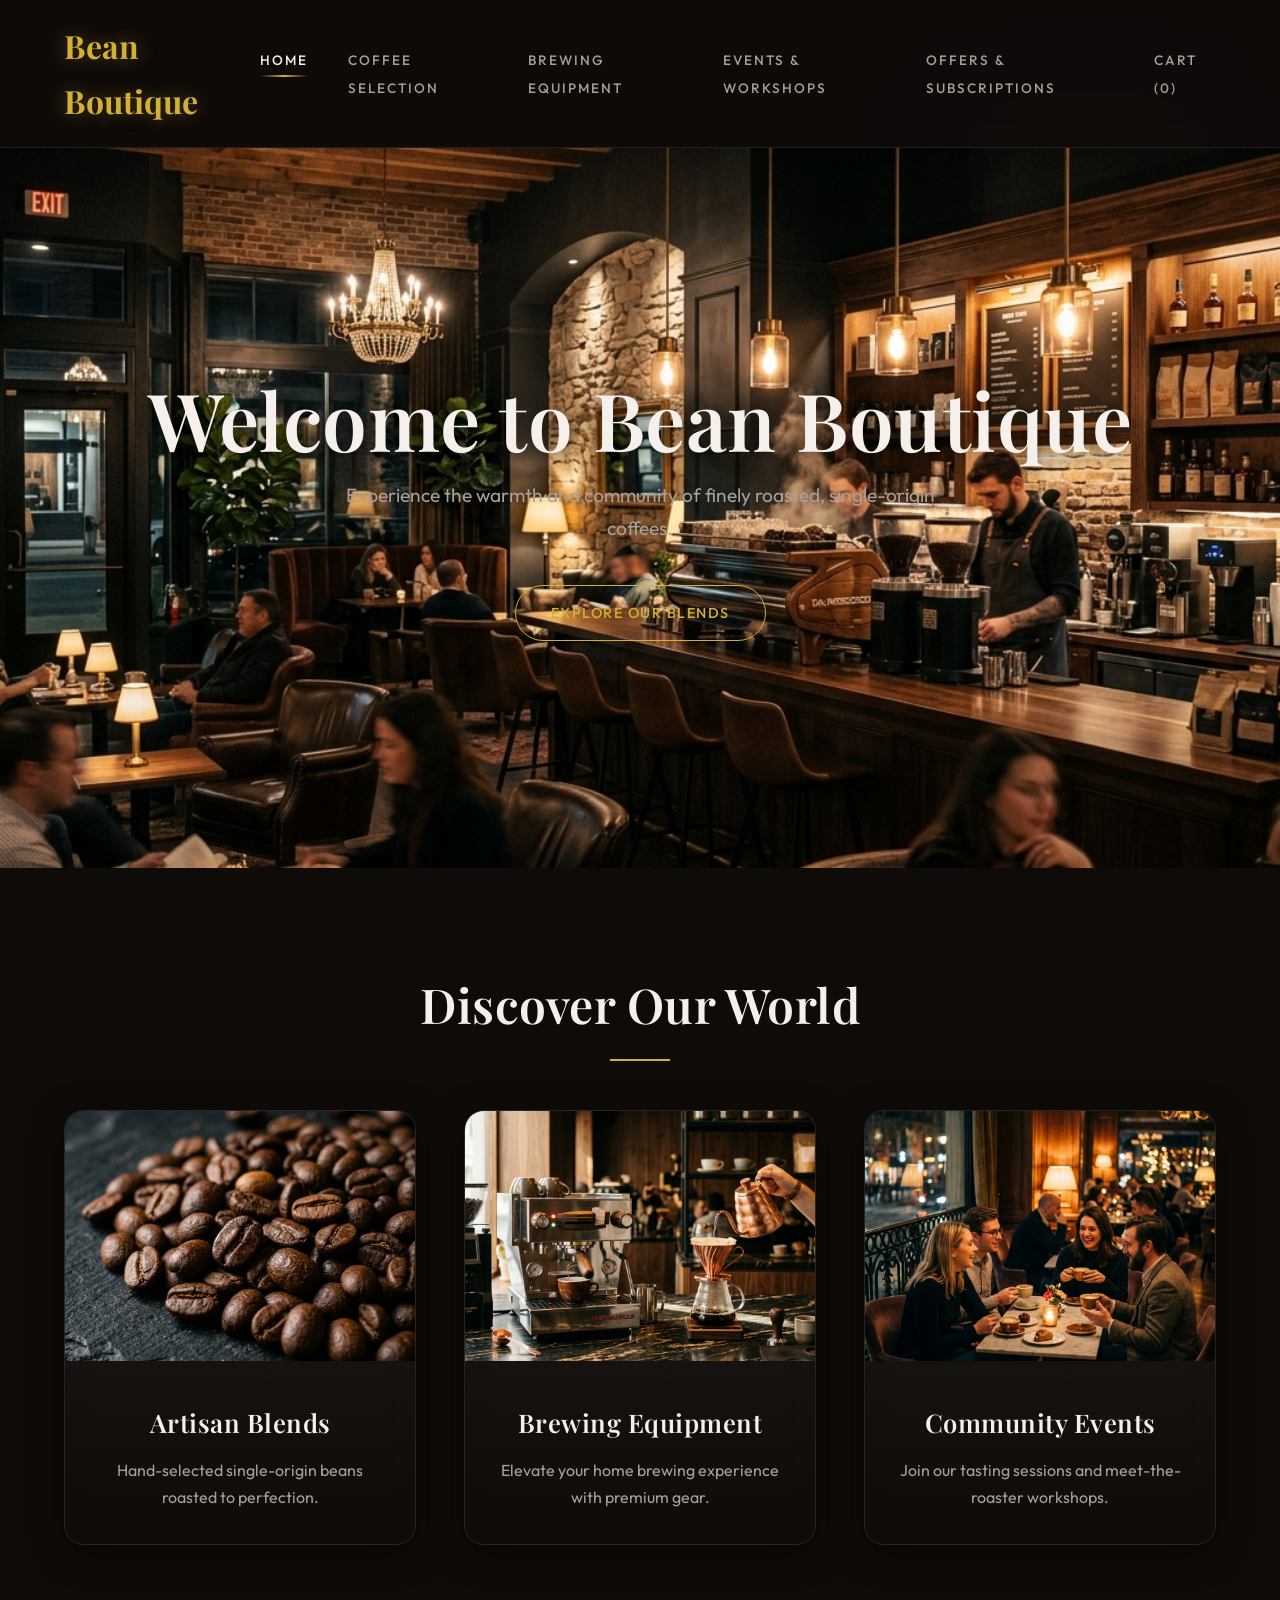
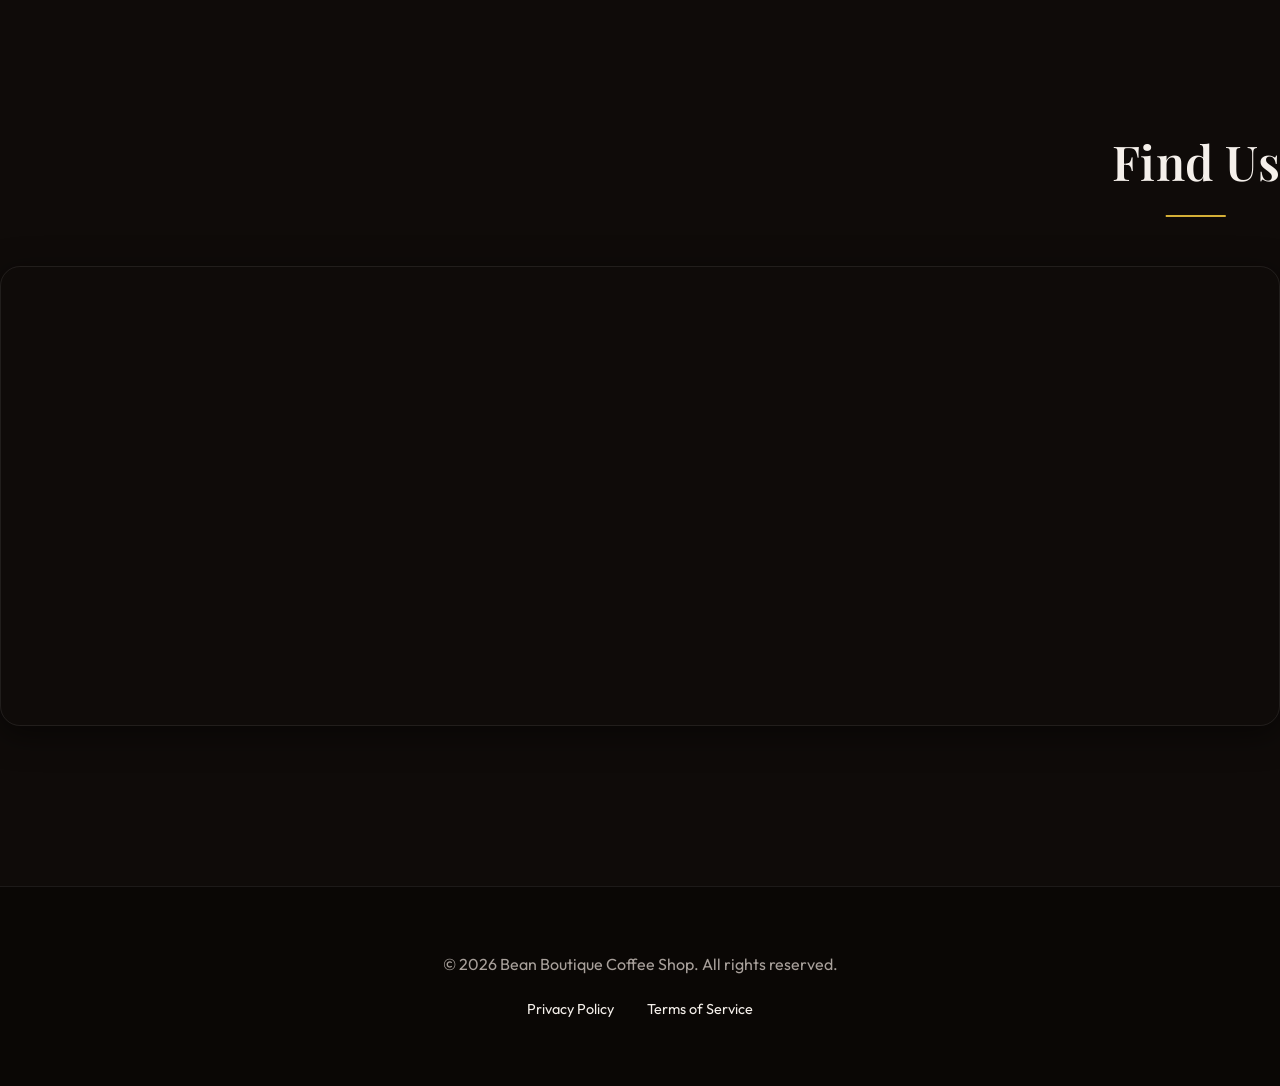
<file: index.html>
<!DOCTYPE html>
<html lang="en">
<head>
    <meta charset="UTF-8">
    <meta name="viewport" content="width=device-width, initial-scale=1.0">
    <title>Bean Boutique | Home</title>
    <meta name="description" content="Bean Boutique Coffee Shop - Premium coffee blends and equipment.">
    <link rel="stylesheet" href="style.css">
</head>
<body>
    <!-- Header & Navigation -->
    <header>
        <nav>
            <a href="index.html" class="logo">Bean Boutique</a>
            <div class="hamburger" id="hamburger" tabindex="0" role="button" aria-label="Menu">&#9776;</div>
            <ul class="nav-links" id="nav-links">
                <li><a href="index.html" class="active">Home</a></li>
                <li><a href="coffee-selection.html">Coffee Selection</a></li>
                <li><a href="brewing-equipment.html">Brewing Equipment</a></li>
                <li><a href="events-workshops.html">Events & Workshops</a></li>
                <li><a href="offers-subscriptions.html">Offers & Subscriptions</a></li>
                <li><a href="shopping-cart.html">Cart (<span id="cart-count">0</span>)</a></li>
            </ul>
        </nav>
    </header>

    <!-- Hero Section -->
    <section class="hero" style="background-image: url('images/hero_bg.png'); background-size: cover; background-position: center;">
        <h1>Welcome to Bean Boutique</h1>
        <p>Experience the warmth and community of finely roasted, single-origin coffees.</p>
        <a href="coffee-selection.html" class="btn">Explore Our Blends</a>
    </section>

    <!-- Featured Sections (Visual heavy, minimal text) -->
    <section class="container">
        <h2 class="section-title">Discover Our World</h2>
        <div class="featured-grid">
            <div class="featured-box" onclick="location.href='coffee-selection.html';">
                <img src="images/artisan_blends.png" alt="Fresh Coffee Beans">
                <div class="featured-content">
                    <h3>Artisan Blends</h3>
                    <p>Hand-selected single-origin beans roasted to perfection.</p>
                </div>
            </div>
            <div class="featured-box" onclick="location.href='brewing-equipment.html';">
                <img src="images/brewing_equipment.png" alt="Brewing Equipment">
                <div class="featured-content">
                    <h3>Brewing Equipment</h3>
                    <p>Elevate your home brewing experience with premium gear.</p>
                </div>
            </div>
            <div class="featured-box" onclick="location.href='events-workshops.html';">
                <img src="images/coffee_event.png" alt="Coffee Community Event">
                <div class="featured-content">
                    <h3>Community Events</h3>
                    <p>Join our tasting sessions and meet-the-roaster workshops.</p>
                </div>
            </div>
        </div>
    </section>

    <!-- Plugin 1: Interactive Map -->
    <section class="container plugin-section">
        <h2 class="section-title">Find Us</h2>
        <div class="map-container">
            <!-- Google Maps Embed Plugin -->
            <iframe src="https://www.google.com/maps/embed?pb=!1m18!1m12!1m3!1d158858.18237072596!2d-0.10159865000000001!3d51.52864165!2m3!1f0!2f0!3f0!3m2!1i1024!2i768!4f13.1!3m3!1m2!1s0x47d8a00baf21de75%3A0x52963a5addd52a99!2sLondon%2C%20UK!5e0!3m2!1sen!2sus!4v1717282585913!5m2!1sen!2sus" allowfullscreen="" loading="lazy" referrerpolicy="no-referrer-when-downgrade" title="Google Map Location of Bean Boutique"></iframe>
        </div>
    </section>

    <!-- Modal Popup for first-time visitors -->
    <div id="welcome-modal" class="modal" role="dialog" aria-labelledby="modal-title">
        <div class="modal-content">
            <span class="close" id="close-modal" aria-label="Close modal">&times;</span>
            <h2 id="modal-title">Welcome to Bean Boutique!</h2>
            <p>Sign up for our newsletter and get <strong>10% off</strong> your first purchase.</p>
            <form id="newsletter-form" onsubmit="event.preventDefault(); alert('Thank you for subscribing!'); document.getElementById('welcome-modal').style.display='none';">
                <label for="email" class="sr-only" style="display:none;">Email Address</label>
                <input type="email" id="email" placeholder="Enter your email" required>
                <button type="submit" class="btn">Get Discount</button>
            </form>
        </div>
    </div>

    <!-- Footer -->
    <footer>
        <p>&copy; 2026 Bean Boutique Coffee Shop. All rights reserved.</p>
        <div class="footer-links">
            <a href="index.html">Privacy Policy</a>
            <a href="index.html">Terms of Service</a>
        </div>
    </footer>

    <!-- Interactive Scripts -->
    <script>
        // Hamburger Menu Toggle
        const hamburger = document.getElementById('hamburger');
        const navLinks = document.getElementById('nav-links');
        
        hamburger.addEventListener('click', () => {
            navLinks.classList.toggle('active');
        });

        // Modal Logic
        window.addEventListener('load', () => {
            // Check local storage to see if user has visited before
            if (!localStorage.getItem('hasVisited')) {
                setTimeout(() => {
                    document.getElementById('welcome-modal').style.display = 'block';
                }, 2000); // 2 second delay
                localStorage.setItem('hasVisited', 'true');
            }
        });

        document.getElementById('close-modal').addEventListener('click', () => {
            document.getElementById('welcome-modal').style.display = 'none';
        });

        // Close modal if user clicks outside of it
        window.addEventListener('click', (event) => {
            const modal = document.getElementById('welcome-modal');
            if (event.target == modal) {
                modal.style.display = 'none';
            }
        });

        // Cart Count Init
        document.addEventListener('DOMContentLoaded', () => {
            const cart = JSON.parse(localStorage.getItem('cart')) || [];
            document.getElementById('cart-count').innerText = cart.length;
        });
    </script>
</body>
</html>
</file>
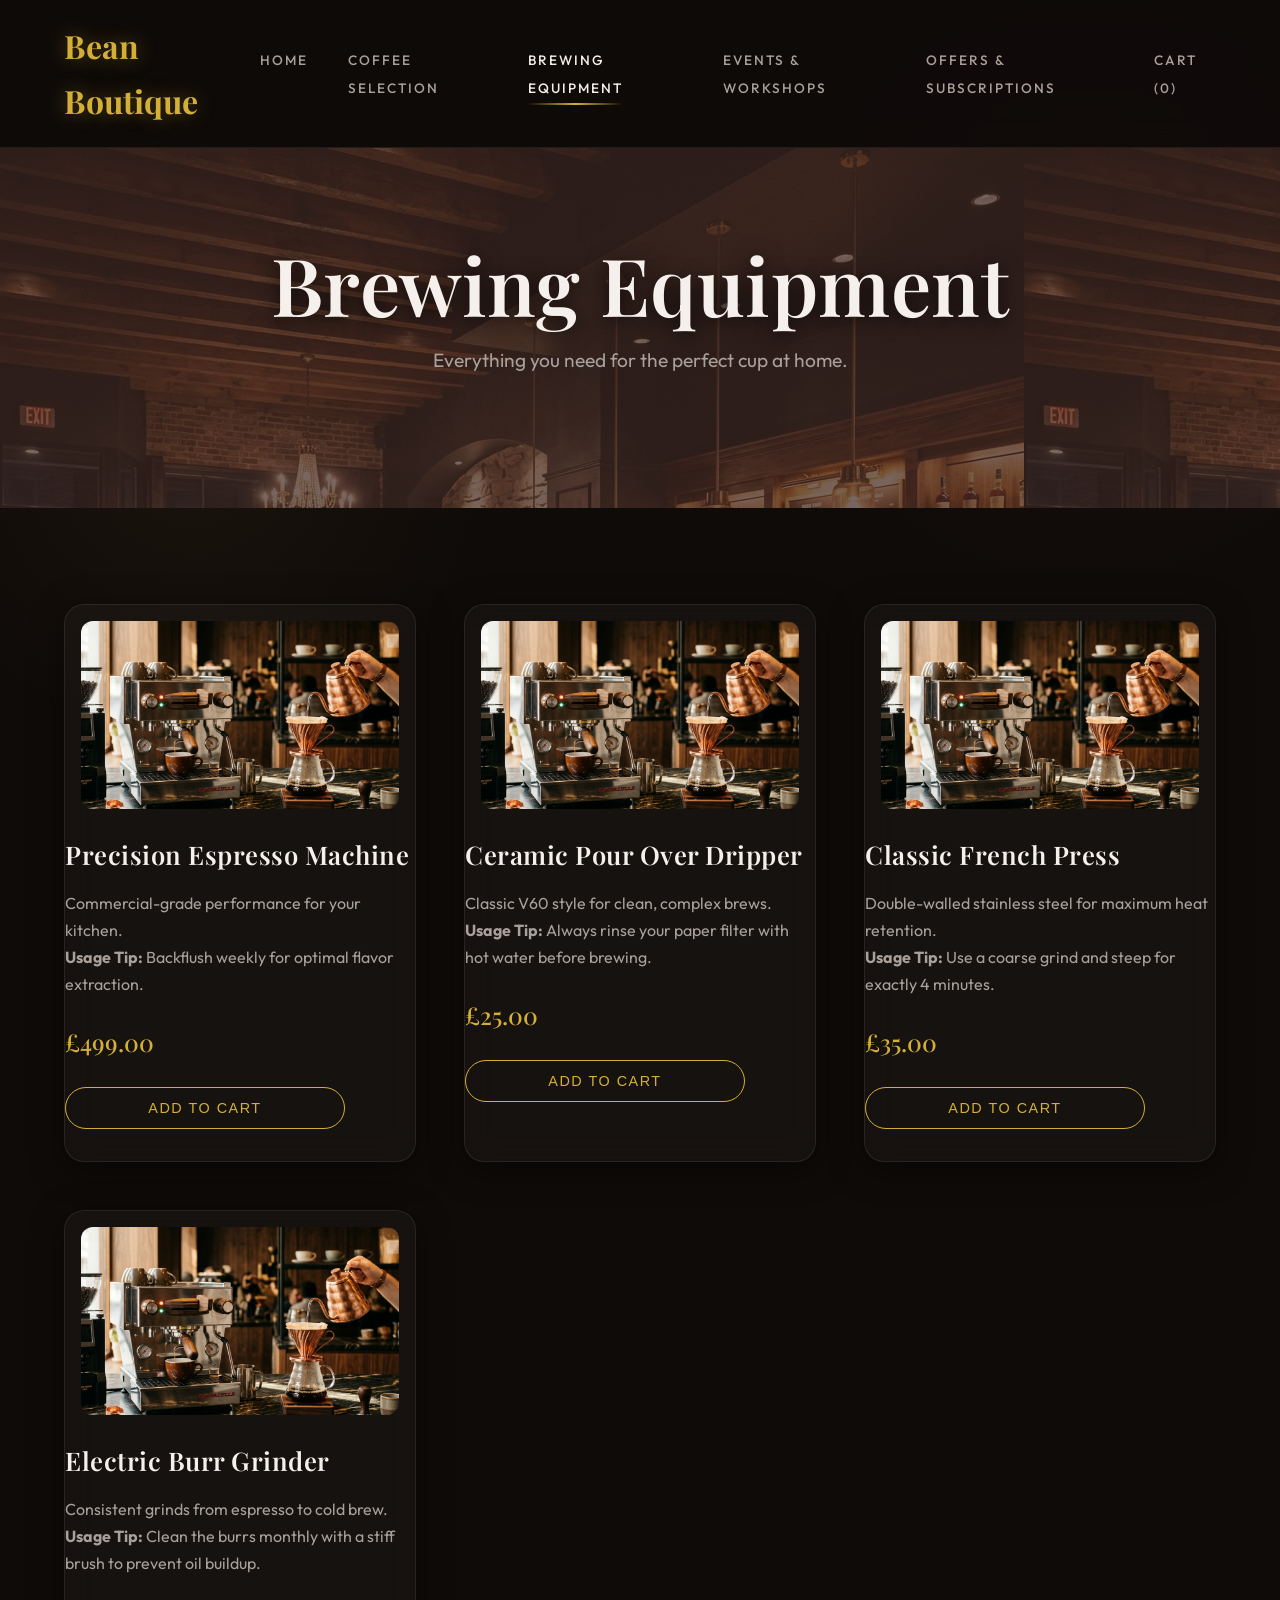
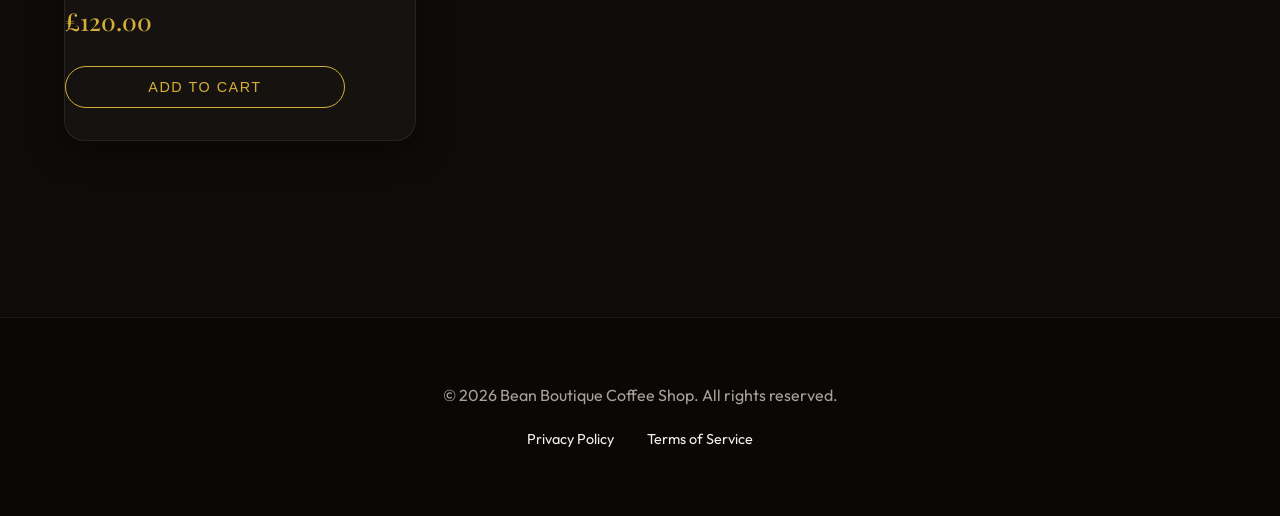
<file: brewing-equipment.html>
<!DOCTYPE html>
<html lang="en">
<head>
    <meta charset="UTF-8">
    <meta name="viewport" content="width=device-width, initial-scale=1.0">
    <title>Bean Boutique | Brewing Equipment</title>
    <meta name="description" content="Premium brewing equipment and espresso machines.">
    <link rel="stylesheet" href="style.css">
</head>
<body>
    <!-- Header & Navigation -->
    <header>
        <nav>
            <a href="index.html" class="logo">Bean Boutique</a>
            <div class="hamburger" id="hamburger" tabindex="0" role="button" aria-label="Menu">&#9776;</div>
            <ul class="nav-links" id="nav-links">
                <li><a href="index.html">Home</a></li>
                <li><a href="coffee-selection.html">Coffee Selection</a></li>
                <li><a href="brewing-equipment.html" class="active">Brewing Equipment</a></li>
                <li><a href="events-workshops.html">Events & Workshops</a></li>
                <li><a href="offers-subscriptions.html">Offers & Subscriptions</a></li>
                <li><a href="shopping-cart.html">Cart (<span id="cart-count">0</span>)</a></li>
            </ul>
        </nav>
    </header>

    <section class="hero" style="height: 40vh; background-image: linear-gradient(rgba(62, 39, 35, 0.7), rgba(62, 39, 35, 0.7)), url('images/hero_bg.png');">
        <h1>Brewing Equipment</h1>
        <p>Everything you need for the perfect cup at home.</p>
    </section>

    <section class="container">
        <!-- Equipment Catalogue -->
        <div class="catalogue-grid">
            <div class="product-card">
                <img src="images/brewing_equipment.png" alt="Precision Espresso Machine">
                <h3>Precision Espresso Machine</h3>
                <p>Commercial-grade performance for your kitchen.</p>
                <p><strong>Usage Tip:</strong> Backflush weekly for optimal flavor extraction.</p>
                <p class="price">£499.00</p>
                <button class="btn add-to-cart" onclick="addToCart('Precision Espresso Machine', 499.00)">Add to Cart</button>
            </div>

            <div class="product-card">
                <img src="images/brewing_equipment.png" alt="Ceramic Pour Over Dripper">
                <h3>Ceramic Pour Over Dripper</h3>
                <p>Classic V60 style for clean, complex brews.</p>
                <p><strong>Usage Tip:</strong> Always rinse your paper filter with hot water before brewing.</p>
                <p class="price">£25.00</p>
                <button class="btn add-to-cart" onclick="addToCart('Ceramic Pour Over Dripper', 25.00)">Add to Cart</button>
            </div>

            <div class="product-card">
                <img src="images/brewing_equipment.png" alt="Stainless Steel French Press">
                <h3>Classic French Press</h3>
                <p>Double-walled stainless steel for maximum heat retention.</p>
                <p><strong>Usage Tip:</strong> Use a coarse grind and steep for exactly 4 minutes.</p>
                <p class="price">£35.00</p>
                <button class="btn add-to-cart" onclick="addToCart('Classic French Press', 35.00)">Add to Cart</button>
            </div>

            <div class="product-card">
                <img src="images/brewing_equipment.png" alt="Burr Coffee Grinder">
                <h3>Electric Burr Grinder</h3>
                <p>Consistent grinds from espresso to cold brew.</p>
                <p><strong>Usage Tip:</strong> Clean the burrs monthly with a stiff brush to prevent oil buildup.</p>
                <p class="price">£120.00</p>
                <button class="btn add-to-cart" onclick="addToCart('Electric Burr Grinder', 120.00)">Add to Cart</button>
            </div>
        </div>
    </section>

    <!-- Footer -->
    <footer>
        <p>&copy; 2026 Bean Boutique Coffee Shop. All rights reserved.</p>
        <div class="footer-links">
            <a href="index.html">Privacy Policy</a>
            <a href="index.html">Terms of Service</a>
        </div>
    </footer>

    <!-- Interactive Scripts -->
    <script>
        // Hamburger Menu Toggle
        const hamburger = document.getElementById('hamburger');
        const navLinks = document.getElementById('nav-links');
        
        hamburger.addEventListener('click', () => {
            navLinks.classList.toggle('active');
        });

        // Cart Functionality
        let cart = JSON.parse(localStorage.getItem('cart')) || [];
        document.getElementById('cart-count').innerText = cart.length;

        function addToCart(name, price) {
            cart.push({ name: name, price: price });
            localStorage.setItem('cart', JSON.stringify(cart));
            document.getElementById('cart-count').innerText = cart.length;
            alert(name + " added to your cart!");
        }
    </script>
</body>
</html>
</file>
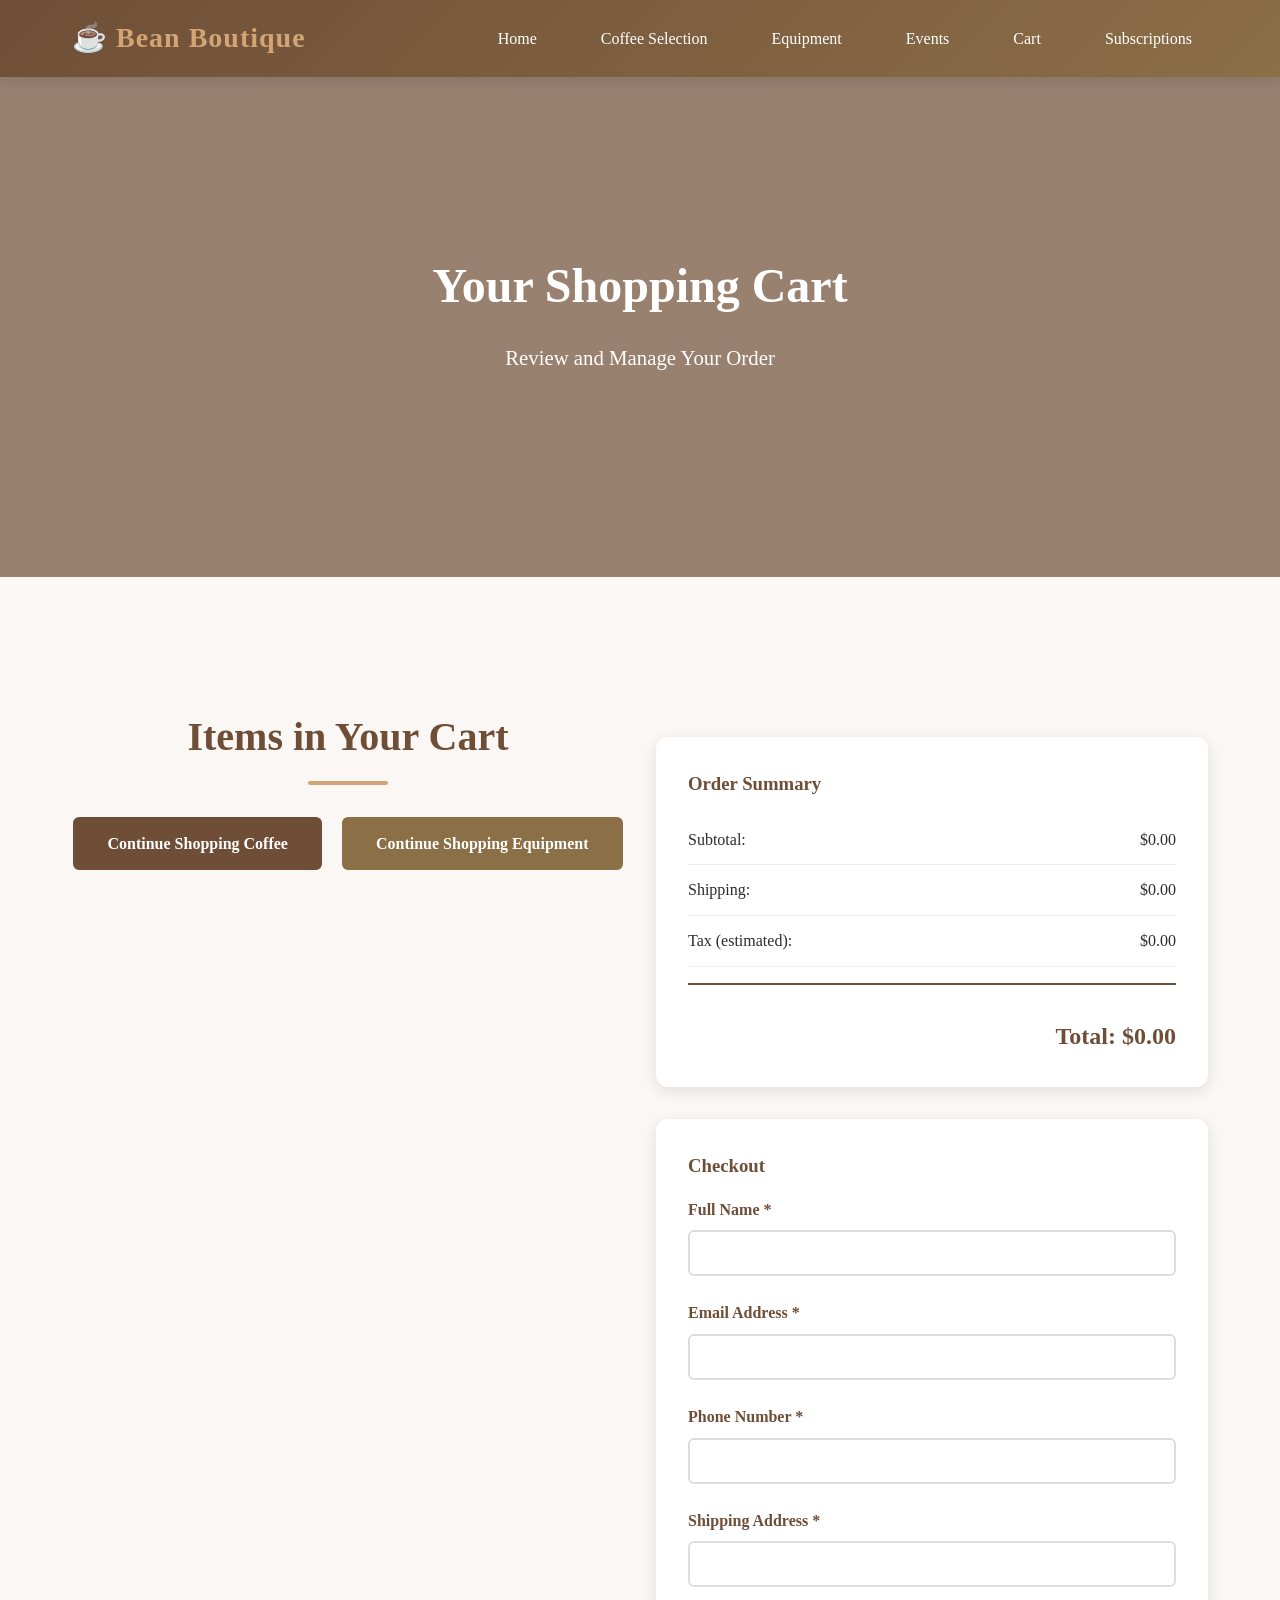
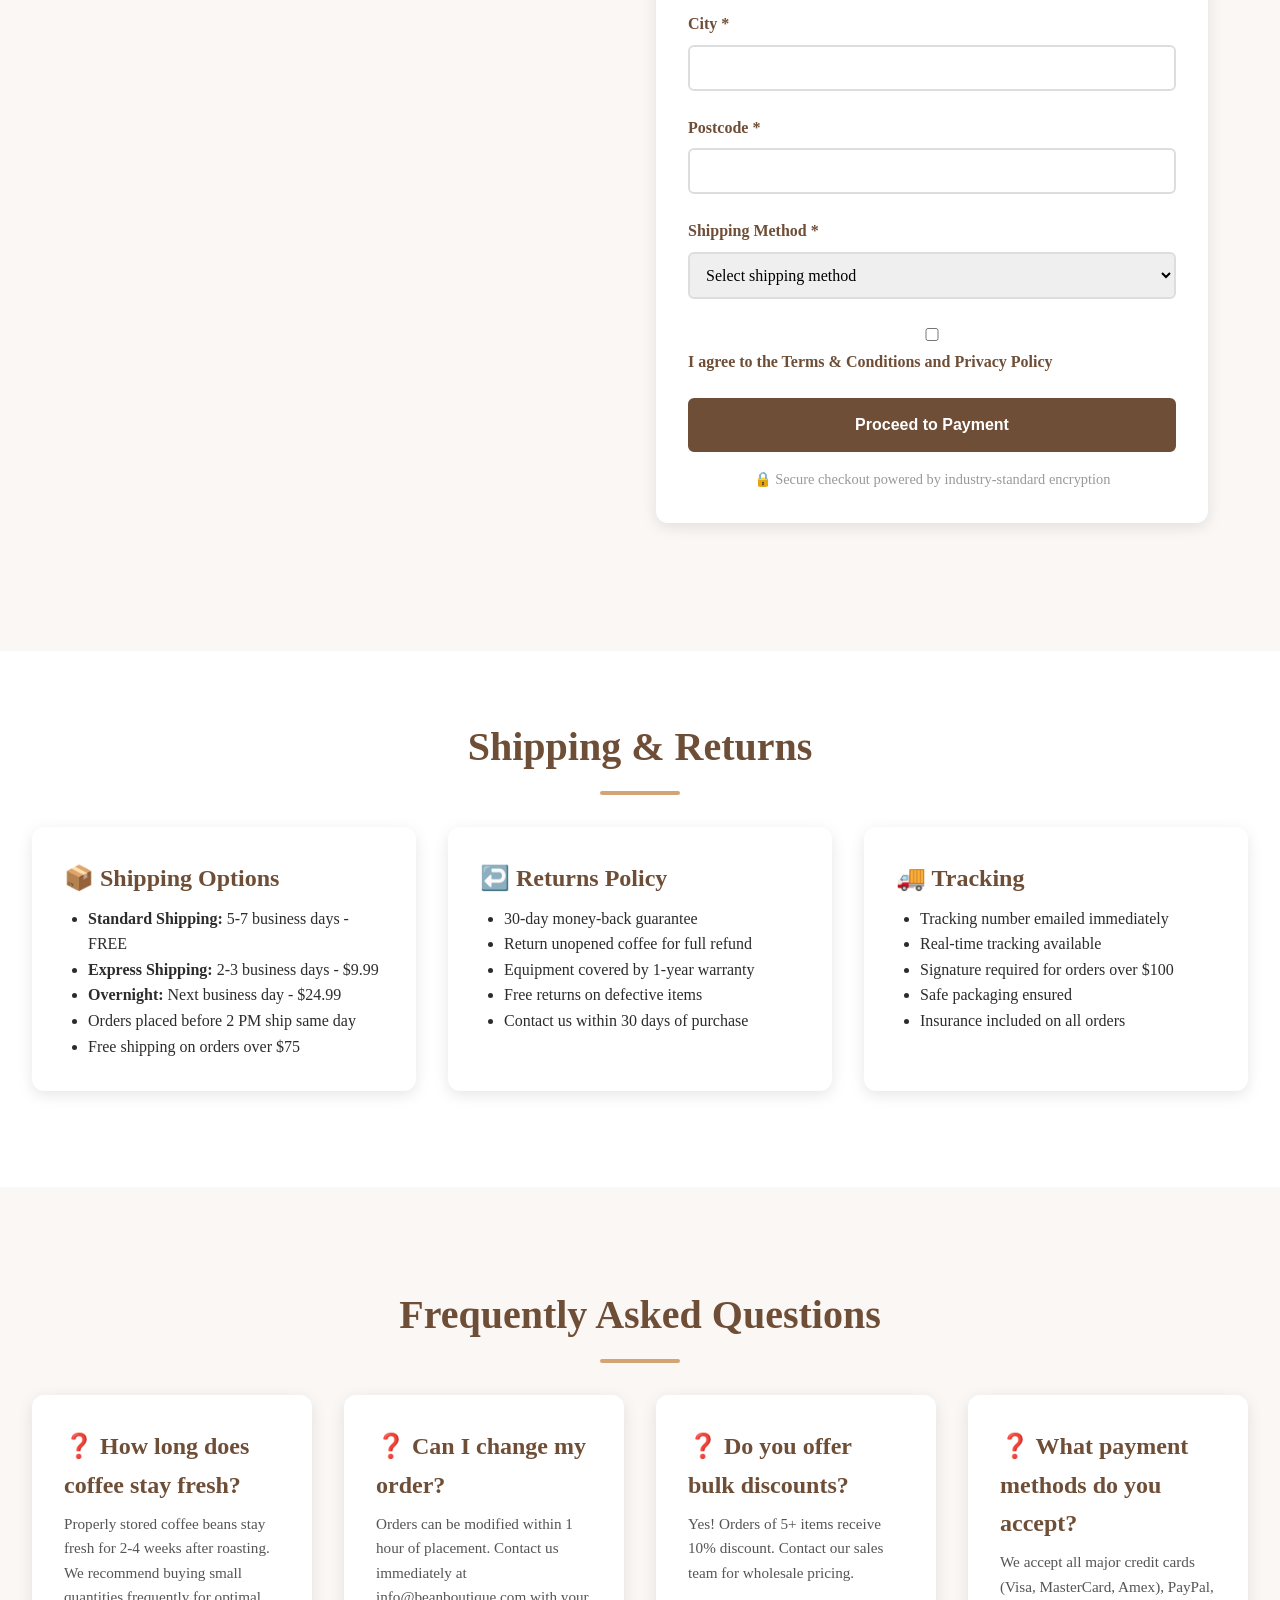
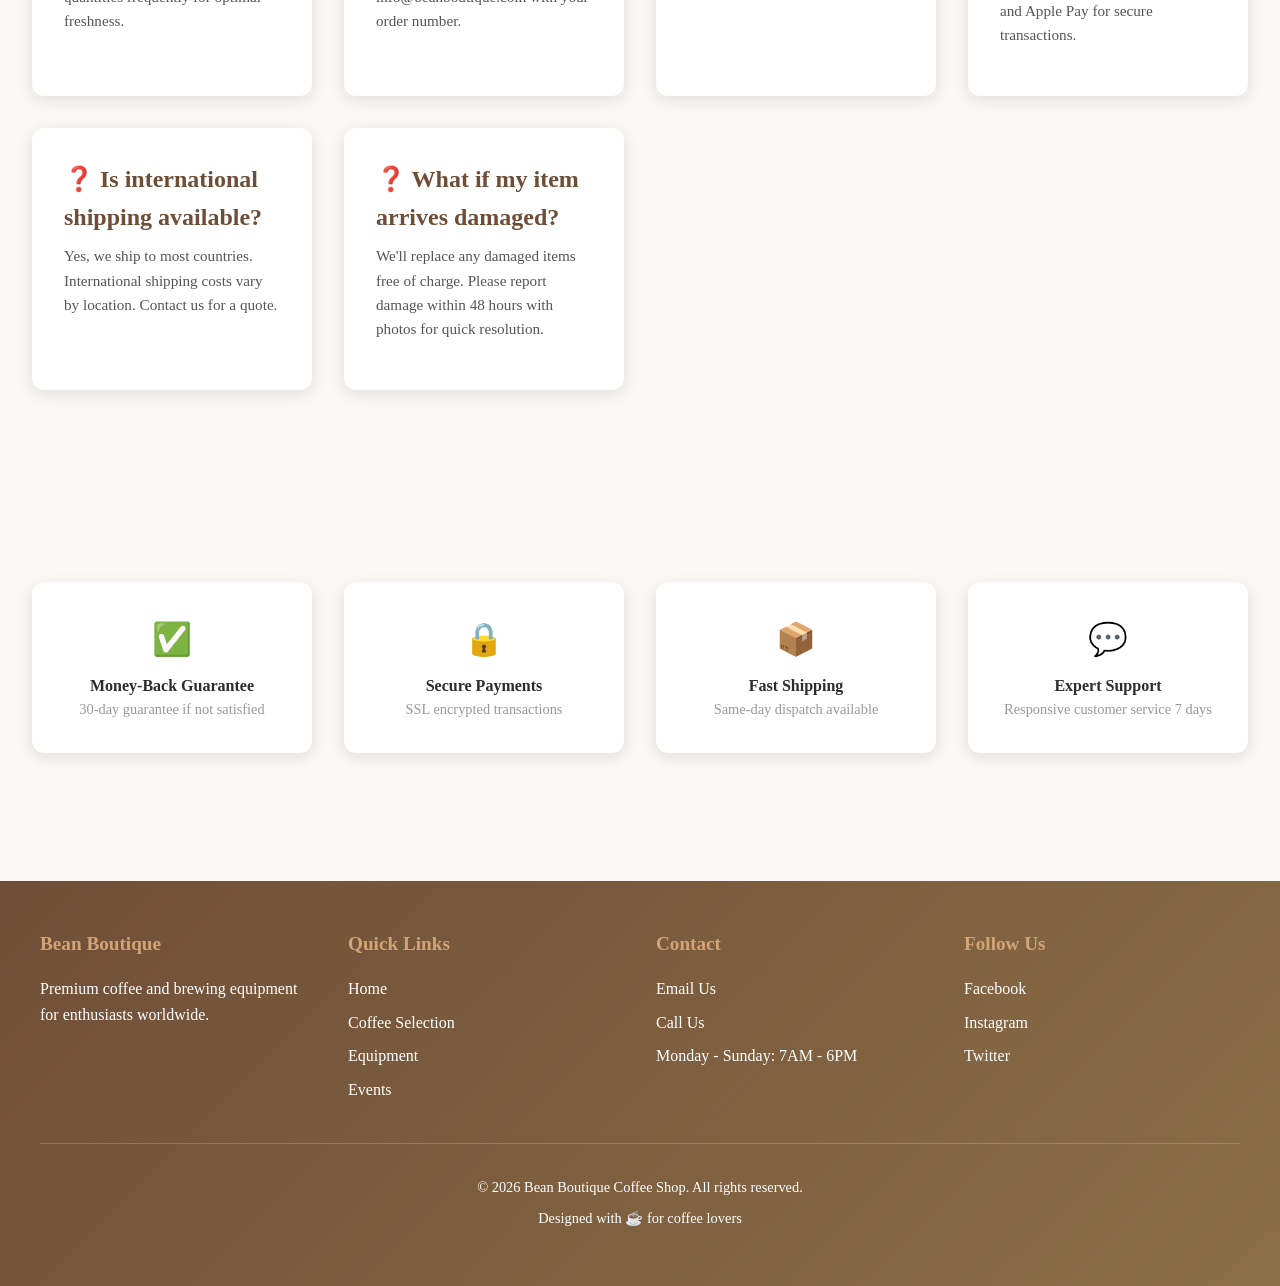
<file: cart.html>
<!DOCTYPE html>
<html lang="en">
<head>
    <meta charset="UTF-8">
    <meta name="viewport" content="width=device-width, initial-scale=1.0">
    <title>Shopping Cart - Bean Boutique</title>
    <link rel="stylesheet" href="css/style.css">
</head>
<body>
    <!-- HEADER & NAVIGATION -->
    <header>
        <div class="header-container">
            <a href="index.html" class="logo">☕ Bean Boutique</a>
            <nav>
                <ul>
                    <li><a href="index.html">Home</a></li>
                    <li><a href="coffee.html">Coffee Selection</a></li>
                    <li><a href="equipment.html">Equipment</a></li>
                    <li><a href="events.html">Events</a></li>
                    <li><a href="cart.html">Cart</a></li>
                    <li><a href="subscriptions.html">Subscriptions</a></li>
                </ul>
            </nav>
        </div>
    </header>

    <!-- HERO SECTION -->
    <section class="hero" style="background: linear-gradient(rgba(111, 78, 55, 0.7), rgba(111, 78, 55, 0.7)), url('https://images.unsplash.com/photo-1447933601403-0c6688544566?w=1200') center/cover;">
        <h1>Your Shopping Cart</h1>
        <p>Review and Manage Your Order</p>
    </section>

    <!-- CART CONTENT -->
    <section class="section">
        <div class="container">
            <div style="display: grid; grid-template-columns: 1fr 1fr; gap: 2rem;">
                <!-- Cart Items -->
                <div>
                    <h2 style="color: var(--primary-color); margin-bottom: 1.5rem;">Items in Your Cart</h2>
                    <div id="cartItems">
                        <p style="text-align: center; color: #999; padding: 2rem;">Your cart is empty</p>
                    </div>
                    <div style="margin-top: 2rem; text-align: center;">
                        <a href="coffee.html" class="btn" style="margin-right: 1rem;">Continue Shopping Coffee</a>
                        <a href="equipment.html" class="btn btn-secondary">Continue Shopping Equipment</a>
                    </div>
                </div>

                <!-- Cart Summary -->
                <div>
                    <div class="cart-summary">
                        <h3 style="color: var(--primary-color); margin-bottom: 1rem;">Order Summary</h3>
                        <div class="cart-summary-row">
                            <span>Subtotal:</span>
                            <span>$0.00</span>
                        </div>
                        <div class="cart-summary-row">
                            <span>Shipping:</span>
                            <span>$0.00</span>
                        </div>
                        <div class="cart-summary-row">
                            <span>Tax (estimated):</span>
                            <span>$0.00</span>
                        </div>
                        <div style="border-top: 2px solid var(--primary-color); padding-top: 1rem; margin-top: 1rem;">
                            <div class="cart-total" id="cartTotal">
                                Total: <strong>$0.00</strong>
                            </div>
                        </div>
                    </div>

                    <!-- Checkout Section -->
                    <div style="margin-top: 2rem; background: var(--white); padding: 2rem; border-radius: var(--border-radius); box-shadow: var(--shadow);">
                        <h3 style="color: var(--primary-color); margin-bottom: 1rem;">Checkout</h3>
                        <form id="checkoutForm" onsubmit="handleCheckout(event)">
                            <div class="form-group">
                                <label for="fullName">Full Name *</label>
                                <input type="text" id="fullName" name="fullName" required>
                            </div>
                            <div class="form-group">
                                <label for="email">Email Address *</label>
                                <input type="email" id="email" name="email" required>
                            </div>
                            <div class="form-group">
                                <label for="phone">Phone Number *</label>
                                <input type="tel" id="phone" name="phone" required>
                            </div>
                            <div class="form-group">
                                <label for="address">Shipping Address *</label>
                                <input type="text" id="address" name="address" required>
                            </div>
                            <div class="form-group">
                                <label for="city">City *</label>
                                <input type="text" id="city" name="city" required>
                            </div>
                            <div class="form-group">
                                <label for="postcode">Postcode *</label>
                                <input type="text" id="postcode" name="postcode" required>
                            </div>
                            <div class="form-group">
                                <label for="shippingMethod">Shipping Method *</label>
                                <select id="shippingMethod" name="shippingMethod" required>
                                    <option value="">Select shipping method</option>
                                    <option value="standard">Standard (5-7 business days) - FREE</option>
                                    <option value="express">Express (2-3 business days) - $9.99</option>
                                    <option value="overnight">Overnight - $24.99</option>
                                </select>
                            </div>
                            <div class="form-group">
                                <label>
                                    <input type="checkbox" name="agreeTerms" required>
                                    I agree to the Terms & Conditions and Privacy Policy
                                </label>
                            </div>
                            <button type="submit" class="btn" style="width: 100%; padding: 1rem;">Proceed to Payment</button>
                        </form>
                        <p style="font-size: 0.9rem; color: #999; margin-top: 1rem; text-align: center;">
                            🔒 Secure checkout powered by industry-standard encryption
                        </p>
                    </div>
                </div>
            </div>
        </div>
    </section>

    <!-- SHIPPING & RETURNS INFO -->
    <section class="section" style="background: var(--white);">
        <h2>Shipping & Returns</h2>
        <div class="card-grid">
            <div class="card" data-searchable>
                <h3>📦 Shipping Options</h3>
                <ul style="list-style: disc; margin-left: 1.5rem;">
                    <li><strong>Standard Shipping:</strong> 5-7 business days - FREE</li>
                    <li><strong>Express Shipping:</strong> 2-3 business days - $9.99</li>
                    <li><strong>Overnight:</strong> Next business day - $24.99</li>
                    <li>Orders placed before 2 PM ship same day</li>
                    <li>Free shipping on orders over $75</li>
                </ul>
            </div>
            <div class="card" data-searchable>
                <h3>↩️ Returns Policy</h3>
                <ul style="list-style: disc; margin-left: 1.5rem;">
                    <li>30-day money-back guarantee</li>
                    <li>Return unopened coffee for full refund</li>
                    <li>Equipment covered by 1-year warranty</li>
                    <li>Free returns on defective items</li>
                    <li>Contact us within 30 days of purchase</li>
                </ul>
            </div>
            <div class="card" data-searchable>
                <h3>🚚 Tracking</h3>
                <ul style="list-style: disc; margin-left: 1.5rem;">
                    <li>Tracking number emailed immediately</li>
                    <li>Real-time tracking available</li>
                    <li>Signature required for orders over $100</li>
                    <li>Safe packaging ensured</li>
                    <li>Insurance included on all orders</li>
                </ul>
            </div>
        </div>
    </section>

    <!-- FAQ SECTION -->
    <section class="section">
        <h2>Frequently Asked Questions</h2>
        <div class="card-grid">
            <div class="card" data-searchable>
                <h3>❓ How long does coffee stay fresh?</h3>
                <p>Properly stored coffee beans stay fresh for 2-4 weeks after roasting. We recommend buying small quantities frequently for optimal freshness.</p>
            </div>
            <div class="card" data-searchable>
                <h3>❓ Can I change my order?</h3>
                <p>Orders can be modified within 1 hour of placement. Contact us immediately at info@beanboutique.com with your order number.</p>
            </div>
            <div class="card" data-searchable>
                <h3>❓ Do you offer bulk discounts?</h3>
                <p>Yes! Orders of 5+ items receive 10% discount. Contact our sales team for wholesale pricing.</p>
            </div>
            <div class="card" data-searchable>
                <h3>❓ What payment methods do you accept?</h3>
                <p>We accept all major credit cards (Visa, MasterCard, Amex), PayPal, and Apple Pay for secure transactions.</p>
            </div>
            <div class="card" data-searchable>
                <h3>❓ Is international shipping available?</h3>
                <p>Yes, we ship to most countries. International shipping costs vary by location. Contact us for a quote.</p>
            </div>
            <div class="card" data-searchable>
                <h3>❓ What if my item arrives damaged?</h3>
                <p>We'll replace any damaged items free of charge. Please report damage within 48 hours with photos for quick resolution.</p>
            </div>
        </div>
    </section>

    <!-- TRUST BADGES -->
    <section class="section">
        <div style="display: grid; grid-template-columns: repeat(auto-fit, minmax(200px, 1fr)); gap: 2rem; text-align: center;">
            <div style="padding: 2rem; background: var(--white); border-radius: var(--border-radius); box-shadow: var(--shadow);">
                <div style="font-size: 2rem; margin-bottom: 0.5rem;">✅</div>
                <p><strong>Money-Back Guarantee</strong></p>
                <p style="color: #999; font-size: 0.9rem;">30-day guarantee if not satisfied</p>
            </div>
            <div style="padding: 2rem; background: var(--white); border-radius: var(--border-radius); box-shadow: var(--shadow);">
                <div style="font-size: 2rem; margin-bottom: 0.5rem;">🔒</div>
                <p><strong>Secure Payments</strong></p>
                <p style="color: #999; font-size: 0.9rem;">SSL encrypted transactions</p>
            </div>
            <div style="padding: 2rem; background: var(--white); border-radius: var(--border-radius); box-shadow: var(--shadow);">
                <div style="font-size: 2rem; margin-bottom: 0.5rem;">📦</div>
                <p><strong>Fast Shipping</strong></p>
                <p style="color: #999; font-size: 0.9rem;">Same-day dispatch available</p>
            </div>
            <div style="padding: 2rem; background: var(--white); border-radius: var(--border-radius); box-shadow: var(--shadow);">
                <div style="font-size: 2rem; margin-bottom: 0.5rem;">💬</div>
                <p><strong>Expert Support</strong></p>
                <p style="color: #999; font-size: 0.9rem;">Responsive customer service 7 days</p>
            </div>
        </div>
    </section>

    <!-- FOOTER -->
    <footer>
        <div class="footer-container">
            <div class="footer-grid">
                <div class="footer-section">
                    <h3>Bean Boutique</h3>
                    <p>Premium coffee and brewing equipment for enthusiasts worldwide.</p>
                </div>
                <div class="footer-section">
                    <h3>Quick Links</h3>
                    <ul>
                        <li><a href="index.html">Home</a></li>
                        <li><a href="coffee.html">Coffee Selection</a></li>
                        <li><a href="equipment.html">Equipment</a></li>
                        <li><a href="events.html">Events</a></li>
                    </ul>
                </div>
                <div class="footer-section">
                    <h3>Contact</h3>
                    <ul>
                        <li><a href="mailto:info@beanboutique.com">Email Us</a></li>
                        <li><a href="tel:+61312345678">Call Us</a></li>
                        <li>Monday - Sunday: 7AM - 6PM</li>
                    </ul>
                </div>
                <div class="footer-section">
                    <h3>Follow Us</h3>
                    <ul>
                        <li><a href="#">Facebook</a></li>
                        <li><a href="#">Instagram</a></li>
                        <li><a href="#">Twitter</a></li>
                    </ul>
                </div>
            </div>
            <div class="footer-bottom">
                <p>&copy; 2026 Bean Boutique Coffee Shop. All rights reserved.</p>
                <p>Designed with ☕ for coffee lovers</p>
            </div>
        </div>
    </footer>

    <script>
        function handleCheckout(event) {
            event.preventDefault();
            const form = event.target;
            const formData = new FormData(form);
            
            let ordersData = JSON.parse(localStorage.getItem('orders')) || [];
            ordersData.push({
                items: JSON.parse(localStorage.getItem('cart')),
                customer: Object.fromEntries(formData),
                date: new Date().toLocaleString(),
                status: 'Pending Payment'
            });
            
            localStorage.setItem('orders', JSON.stringify(ordersData));
            alert('Order placed successfully! Your order number is #' + ordersData.length + '. Thank you for shopping with Bean Boutique!');
            localStorage.removeItem('cart');
            location.href = 'index.html';
        }
    </script>
    <script src="js/script.js"></script>
</body>
</html>
</file>
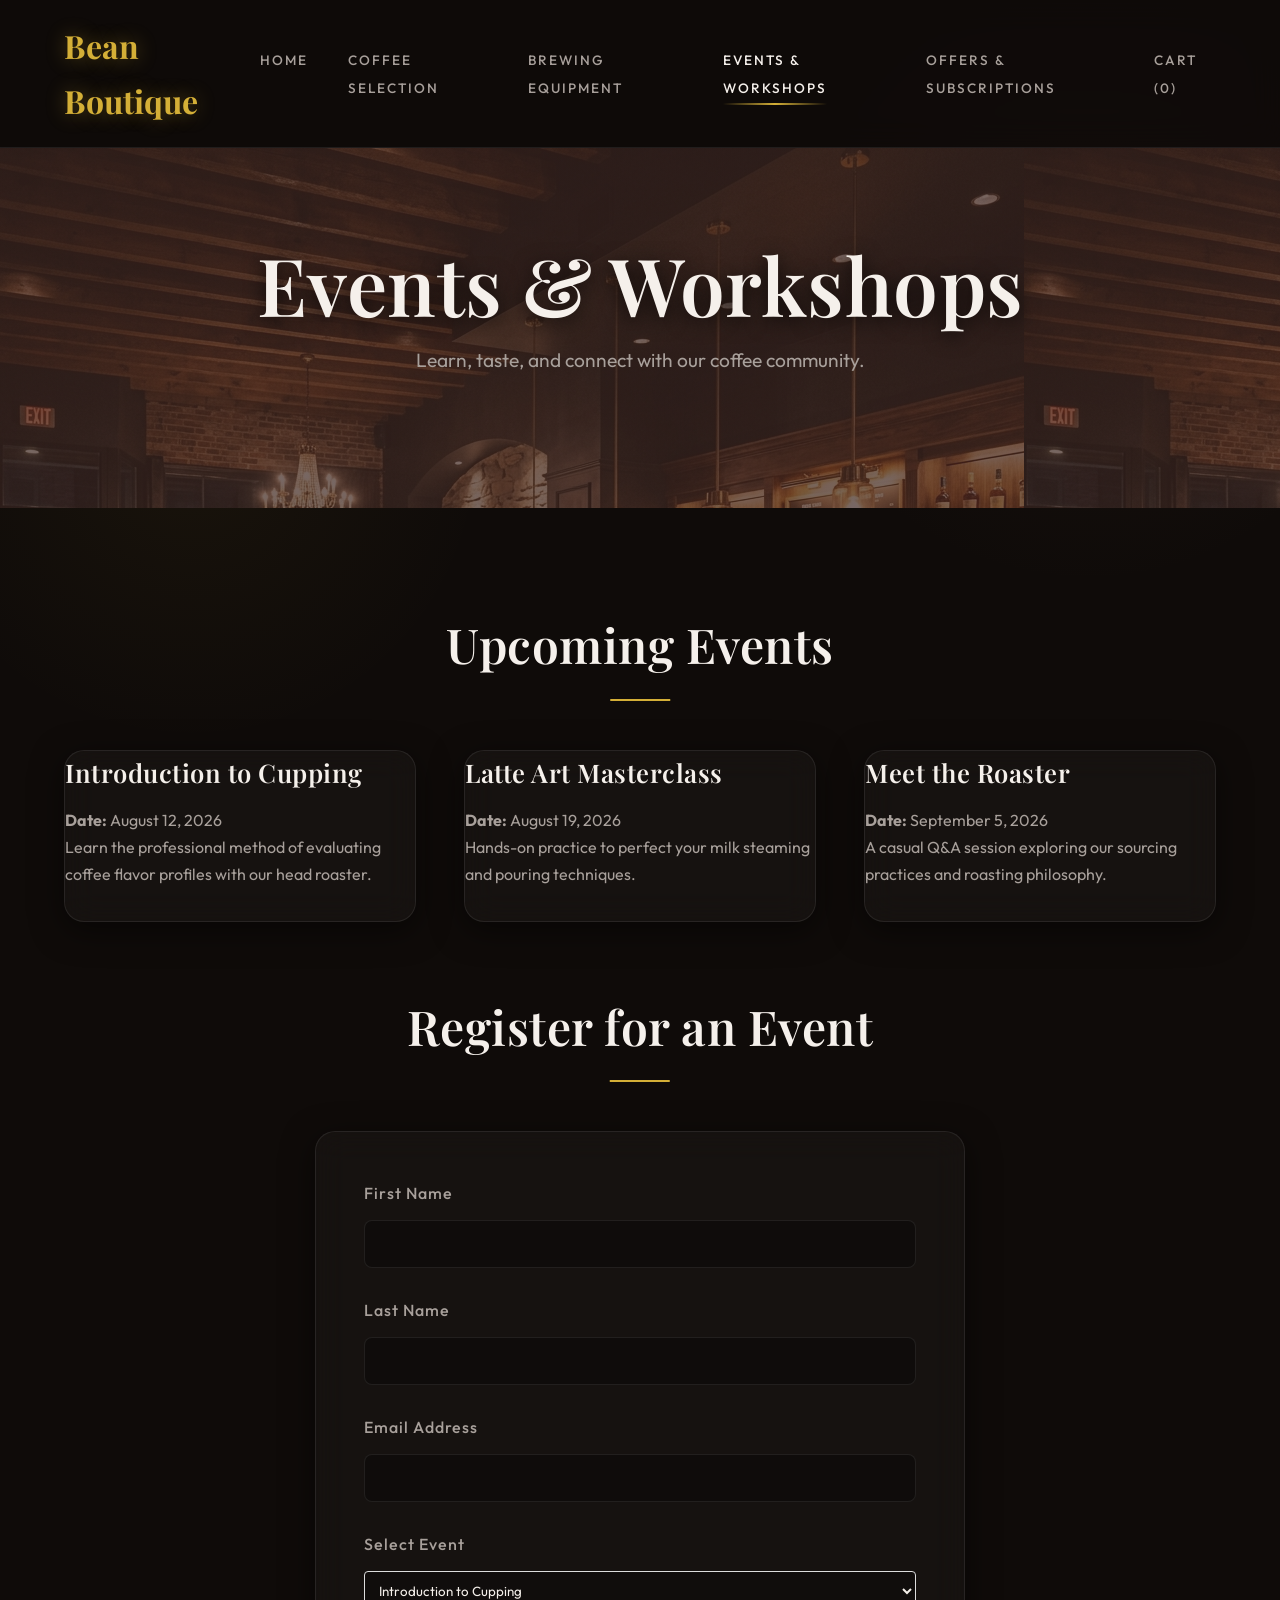
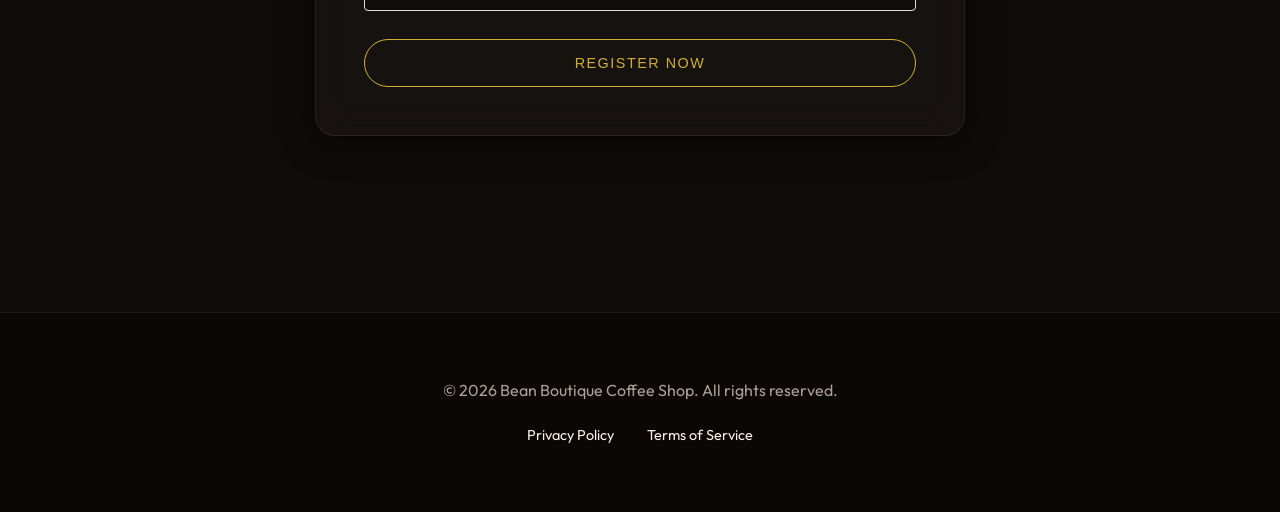
<file: events-workshops.html>
<!DOCTYPE html>
<html lang="en">
<head>
    <meta charset="UTF-8">
    <meta name="viewport" content="width=device-width, initial-scale=1.0">
    <title>Bean Boutique | Events & Workshops</title>
    <meta name="description" content="Sign up for our upcoming coffee tasting events and workshops.">
    <link rel="stylesheet" href="style.css">
</head>
<body>
    <!-- Header & Navigation -->
    <header>
        <nav>
            <a href="index.html" class="logo">Bean Boutique</a>
            <div class="hamburger" id="hamburger" tabindex="0" role="button" aria-label="Menu">&#9776;</div>
            <ul class="nav-links" id="nav-links">
                <li><a href="index.html">Home</a></li>
                <li><a href="coffee-selection.html">Coffee Selection</a></li>
                <li><a href="brewing-equipment.html">Brewing Equipment</a></li>
                <li><a href="events-workshops.html" class="active">Events & Workshops</a></li>
                <li><a href="offers-subscriptions.html">Offers & Subscriptions</a></li>
                <li><a href="shopping-cart.html">Cart (<span id="cart-count">0</span>)</a></li>
            </ul>
        </nav>
    </header>

    <section class="hero" style="height: 40vh; background-image: linear-gradient(rgba(62, 39, 35, 0.7), rgba(62, 39, 35, 0.7)), url('images/hero_bg.png');">
        <h1>Events & Workshops</h1>
        <p>Learn, taste, and connect with our coffee community.</p>
    </section>

    <section class="container">
        <h2 class="section-title">Upcoming Events</h2>
        <div class="catalogue-grid" style="margin-bottom: 4rem;">
            <div class="product-card">
                <h3>Introduction to Cupping</h3>
                <p><strong>Date:</strong> August 12, 2026</p>
                <p>Learn the professional method of evaluating coffee flavor profiles with our head roaster.</p>
            </div>
            <div class="product-card">
                <h3>Latte Art Masterclass</h3>
                <p><strong>Date:</strong> August 19, 2026</p>
                <p>Hands-on practice to perfect your milk steaming and pouring techniques.</p>
            </div>
            <div class="product-card">
                <h3>Meet the Roaster</h3>
                <p><strong>Date:</strong> September 5, 2026</p>
                <p>A casual Q&A session exploring our sourcing practices and roasting philosophy.</p>
            </div>
        </div>

        <h2 class="section-title">Register for an Event</h2>
        <!-- Registration Form (Submit via email) -->
        <div class="registration-form">
            <form action="mailto:hello@beanboutique.test" method="post" enctype="text/plain">
                <div class="form-group">
                    <label for="fname">First Name</label>
                    <input type="text" id="fname" name="FirstName" required>
                </div>
                
                <div class="form-group">
                    <label for="lname">Last Name</label>
                    <input type="text" id="lname" name="LastName" required>
                </div>
                
                <div class="form-group">
                    <label for="email">Email Address</label>
                    <input type="email" id="email" name="Email" required>
                </div>

                <div class="form-group">
                    <label for="event">Select Event</label>
                    <select id="event" name="Event" style="width: 100%; padding: 10px; border: 1px solid #ddd; border-radius: 4px; font-family: inherit;">
                        <option value="cupping">Introduction to Cupping</option>
                        <option value="latte_art">Latte Art Masterclass</option>
                        <option value="meet_roaster">Meet the Roaster</option>
                    </select>
                </div>
                
                <button type="submit" class="btn" style="width: 100%;">Register Now</button>
            </form>
        </div>
    </section>

    <!-- Footer -->
    <footer>
        <p>&copy; 2026 Bean Boutique Coffee Shop. All rights reserved.</p>
        <div class="footer-links">
            <a href="index.html">Privacy Policy</a>
            <a href="index.html">Terms of Service</a>
        </div>
    </footer>

    <!-- Interactive Scripts -->
    <script>
        // Hamburger Menu Toggle
        const hamburger = document.getElementById('hamburger');
        const navLinks = document.getElementById('nav-links');
        
        hamburger.addEventListener('click', () => {
            navLinks.classList.toggle('active');
        });

        // Cart Count Init
        document.addEventListener('DOMContentLoaded', () => {
            const cart = JSON.parse(localStorage.getItem('cart')) || [];
            document.getElementById('cart-count').innerText = cart.length;
        });
    </script>
</body>
</html>
</file>
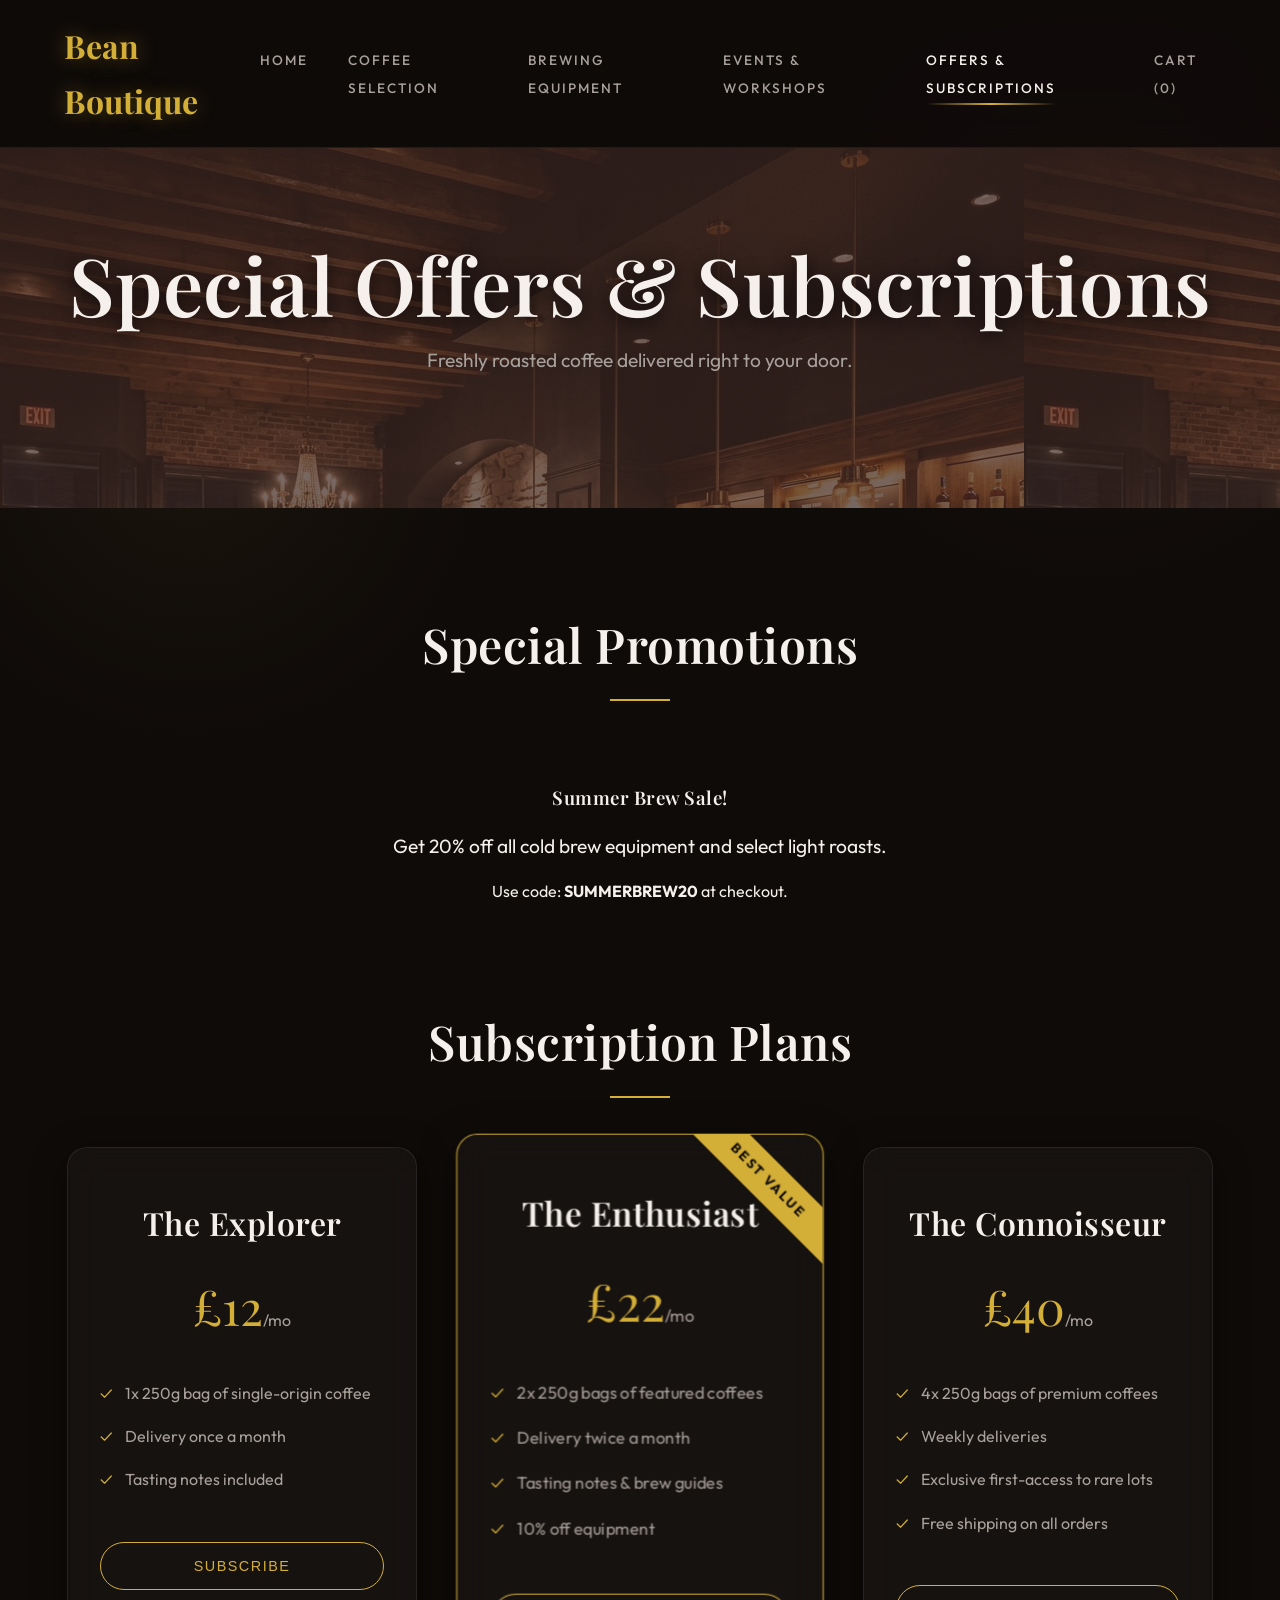
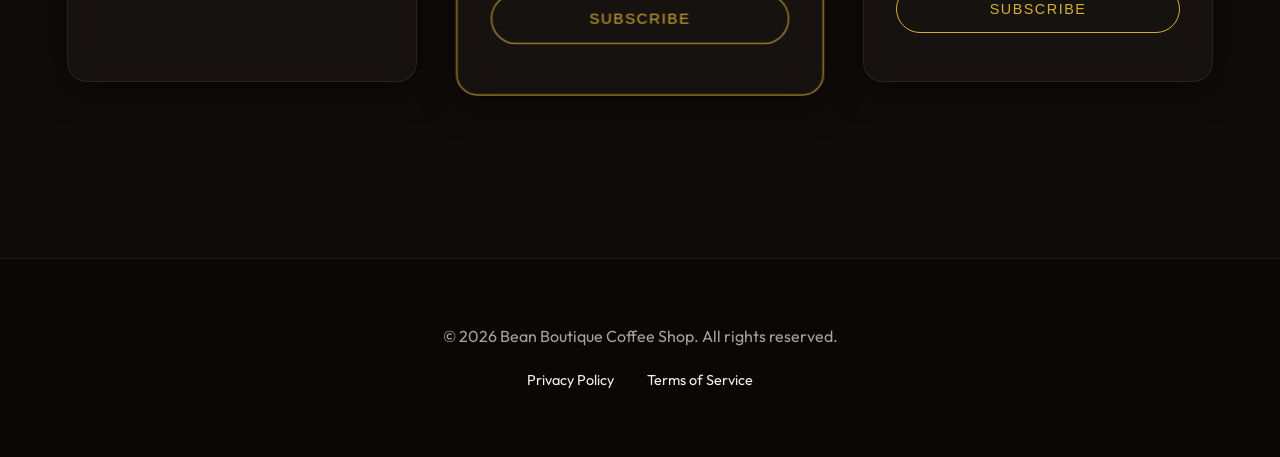
<file: offers-subscriptions.html>
<!DOCTYPE html>
<html lang="en">
<head>
    <meta charset="UTF-8">
    <meta name="viewport" content="width=device-width, initial-scale=1.0">
    <title>Bean Boutique | Offers & Subscriptions</title>
    <meta name="description" content="Coffee subscriptions and special promotional offers.">
    <link rel="stylesheet" href="style.css">
</head>
<body>
    <!-- Header & Navigation -->
    <header>
        <nav>
            <a href="index.html" class="logo">Bean Boutique</a>
            <div class="hamburger" id="hamburger" tabindex="0" role="button" aria-label="Menu">&#9776;</div>
            <ul class="nav-links" id="nav-links">
                <li><a href="index.html">Home</a></li>
                <li><a href="coffee-selection.html">Coffee Selection</a></li>
                <li><a href="brewing-equipment.html">Brewing Equipment</a></li>
                <li><a href="events-workshops.html">Events & Workshops</a></li>
                <li><a href="offers-subscriptions.html" class="active">Offers & Subscriptions</a></li>
                <li><a href="shopping-cart.html">Cart (<span id="cart-count">0</span>)</a></li>
            </ul>
        </nav>
    </header>

    <section class="hero" style="height: 40vh; background-image: linear-gradient(rgba(62, 39, 35, 0.7), rgba(62, 39, 35, 0.7)), url('images/hero_bg.png');">
        <h1>Special Offers & Subscriptions</h1>
        <p>Freshly roasted coffee delivered right to your door.</p>
    </section>

    <section class="container">
        <h2 class="section-title">Special Promotions</h2>
        <div style="background-color: var(--secondary-color); color: var(--primary-color); padding: 2rem; border-radius: 8px; text-align: center; margin-bottom: 4rem;">
            <h3>Summer Brew Sale!</h3>
            <p style="font-size: 1.2rem; margin: 1rem 0;">Get 20% off all cold brew equipment and select light roasts.</p>
            <p>Use code: <strong>SUMMERBREW20</strong> at checkout.</p>
        </div>

        <h2 class="section-title">Subscription Plans</h2>
        <div class="subscription-tiers">
            
            <div class="tier">
                <h3>The Explorer</h3>
                <p class="price">£12<span>/mo</span></p>
                <ul>
                    <li>1x 250g bag of single-origin coffee</li>
                    <li>Delivery once a month</li>
                    <li>Tasting notes included</li>
                </ul>
                <button class="btn" style="width: 100%;" onclick="alert('Subscription feature coming soon!')">Subscribe</button>
            </div>

            <div class="tier popular">
                <h3>The Enthusiast</h3>
                <p class="price">£22<span>/mo</span></p>
                <ul>
                    <li>2x 250g bags of featured coffees</li>
                    <li>Delivery twice a month</li>
                    <li>Tasting notes & brew guides</li>
                    <li>10% off equipment</li>
                </ul>
                <button class="btn" style="width: 100%;" onclick="alert('Subscription feature coming soon!')">Subscribe</button>
            </div>

            <div class="tier">
                <h3>The Connoisseur</h3>
                <p class="price">£40<span>/mo</span></p>
                <ul>
                    <li>4x 250g bags of premium coffees</li>
                    <li>Weekly deliveries</li>
                    <li>Exclusive first-access to rare lots</li>
                    <li>Free shipping on all orders</li>
                </ul>
                <button class="btn" style="width: 100%;" onclick="alert('Subscription feature coming soon!')">Subscribe</button>
            </div>

        </div>
    </section>

    <!-- Footer -->
    <footer>
        <p>&copy; 2026 Bean Boutique Coffee Shop. All rights reserved.</p>
        <div class="footer-links">
            <a href="index.html">Privacy Policy</a>
            <a href="index.html">Terms of Service</a>
        </div>
    </footer>

    <!-- Interactive Scripts -->
    <script>
        // Hamburger Menu Toggle
        const hamburger = document.getElementById('hamburger');
        const navLinks = document.getElementById('nav-links');
        
        hamburger.addEventListener('click', () => {
            navLinks.classList.toggle('active');
        });

        // Cart Count Init
        document.addEventListener('DOMContentLoaded', () => {
            const cart = JSON.parse(localStorage.getItem('cart')) || [];
            document.getElementById('cart-count').innerText = cart.length;
        });
    </script>
</body>
</html>
</file>
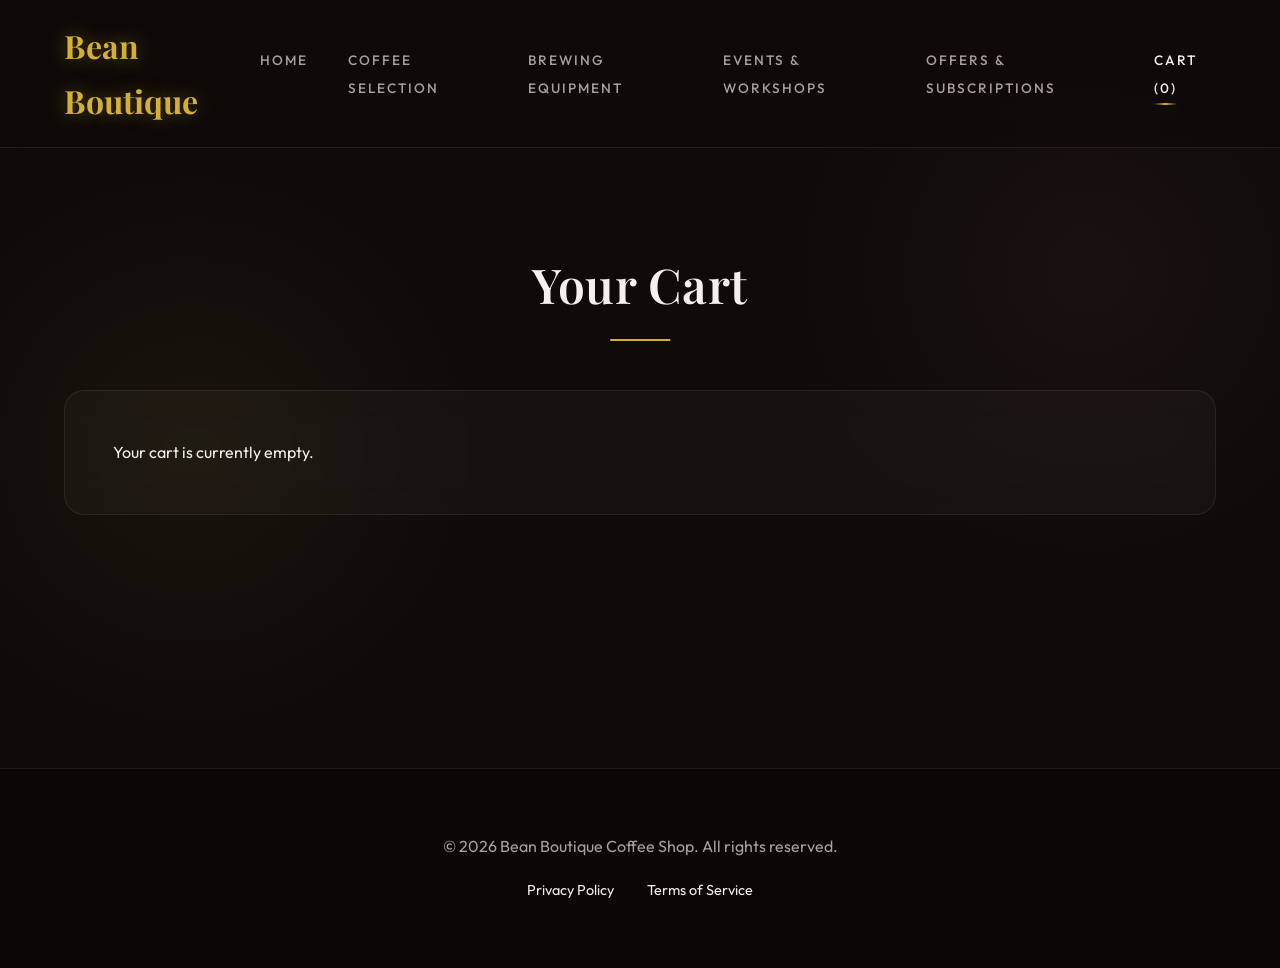
<file: shopping-cart.html>
<!DOCTYPE html>
<html lang="en">
<head>
    <meta charset="UTF-8">
    <meta name="viewport" content="width=device-width, initial-scale=1.0">
    <title>Bean Boutique | Shopping Cart</title>
    <meta name="description" content="View your cart and checkout.">
    <link rel="stylesheet" href="style.css">
</head>
<body>
    <!-- Header & Navigation -->
    <header>
        <nav>
            <a href="index.html" class="logo">Bean Boutique</a>
            <div class="hamburger" id="hamburger" tabindex="0" role="button" aria-label="Menu">&#9776;</div>
            <ul class="nav-links" id="nav-links">
                <li><a href="index.html">Home</a></li>
                <li><a href="coffee-selection.html">Coffee Selection</a></li>
                <li><a href="brewing-equipment.html">Brewing Equipment</a></li>
                <li><a href="events-workshops.html">Events & Workshops</a></li>
                <li><a href="offers-subscriptions.html">Offers & Subscriptions</a></li>
                <li><a href="shopping-cart.html" class="active">Cart (<span id="cart-count">0</span>)</a></li>
            </ul>
        </nav>
    </header>

    <section class="container" style="min-height: 60vh;">
        <h1 class="section-title">Your Cart</h1>
        
        <div class="cart-container" id="cart-items-container">
            <!-- Cart items will be injected here via JavaScript -->
            <p id="empty-cart-msg">Your cart is currently empty.</p>
        </div>
        
        <div class="cart-total" id="cart-total-container" style="display:none;">
            Total: <span id="cart-total-price">£0.00</span>
            <br>
            <button class="btn checkout-btn" onclick="alert('Checkout process will be available once online transactions are enabled. Thank you for testing!'); localStorage.removeItem('cart'); location.reload();">Proceed to Checkout</button>
        </div>
    </section>

    <!-- Footer -->
    <footer>
        <p>&copy; 2026 Bean Boutique Coffee Shop. All rights reserved.</p>
        <div class="footer-links">
            <a href="index.html">Privacy Policy</a>
            <a href="index.html">Terms of Service</a>
        </div>
    </footer>

    <!-- Interactive Scripts -->
    <script>
        // Hamburger Menu Toggle
        const hamburger = document.getElementById('hamburger');
        const navLinks = document.getElementById('nav-links');
        
        hamburger.addEventListener('click', () => {
            navLinks.classList.toggle('active');
        });

        // Cart Display Logic
        document.addEventListener('DOMContentLoaded', () => {
            const cart = JSON.parse(localStorage.getItem('cart')) || [];
            document.getElementById('cart-count').innerText = cart.length;
            
            const container = document.getElementById('cart-items-container');
            const emptyMsg = document.getElementById('empty-cart-msg');
            const totalContainer = document.getElementById('cart-total-container');
            const totalPriceEl = document.getElementById('cart-total-price');
            
            if (cart.length > 0) {
                emptyMsg.style.display = 'none';
                totalContainer.style.display = 'block';
                
                let total = 0;
                container.innerHTML = ''; // Clear container
                
                cart.forEach((item, index) => {
                    total += item.price;
                    const itemDiv = document.createElement('div');
                    itemDiv.className = 'cart-item';
                    itemDiv.innerHTML = `
                        <div>
                            <h4>${item.name}</h4>
                            <p>£${item.price.toFixed(2)}</p>
                        </div>
                        <button class="btn" style="padding: 5px 10px; font-size: 0.8rem; background-color: #eee;" onclick="removeItem(${index})">Remove</button>
                    `;
                    container.appendChild(itemDiv);
                });
                
                totalPriceEl.innerText = `£${total.toFixed(2)}`;
            }
        });

        function removeItem(index) {
            let cart = JSON.parse(localStorage.getItem('cart')) || [];
            cart.splice(index, 1);
            localStorage.setItem('cart', JSON.stringify(cart));
            location.reload(); // Quick refresh to update UI
        }
    </script>
</body>
</html>
</file>
<file: style.css>
@import url('https://fonts.googleapis.com/css2?family=Outfit:wght@300;400;500;700&family=Playfair+Display:ital,wght@0,400;0,600;1,400&display=swap');

:root {
  /* Premium Dark Coffee Palette */
  --bg-base: #0f0b09; /* Deep espresso almost black */
  --bg-surface: rgba(255, 255, 255, 0.03); /* Glassmorphism base */
  --primary-gold: #d4af37;
  --primary-glow: rgba(212, 175, 55, 0.4);
  --text-main: #f5f0eb;
  --text-muted: #a8a09b;
  --border-subtle: rgba(255, 255, 255, 0.08);
  
  /* Glass properties */
  --glass-blur: blur(16px);
  --glass-shadow: 0 8px 32px 0 rgba(0, 0, 0, 0.5);
  
  --transition: all 0.4s cubic-bezier(0.25, 0.8, 0.25, 1);
}

* {
  box-sizing: border-box;
  margin: 0;
  padding: 0;
}

body {
  font-family: 'Outfit', sans-serif;
  background-color: var(--bg-base);
  color: var(--text-main);
  line-height: 1.7;
  overflow-x: hidden;
  background-image: 
    radial-gradient(circle at 15% 50%, rgba(212, 175, 55, 0.05), transparent 25%),
    radial-gradient(circle at 85% 30%, rgba(138, 90, 68, 0.08), transparent 25%);
  background-attachment: fixed;
}

h1, h2, h3, h4, h5, h6 {
  font-family: 'Playfair Display', serif;
  font-weight: 600;
  letter-spacing: 0.5px;
  color: var(--text-main);
}

/* Header & Navigation */
header {
  position: sticky;
  top: 0;
  z-index: 1000;
  background: rgba(15, 11, 9, 0.7);
  backdrop-filter: var(--glass-blur);
  -webkit-backdrop-filter: var(--glass-blur);
  border-bottom: 1px solid var(--border-subtle);
}

nav {
  display: flex;
  justify-content: space-between;
  align-items: center;
  padding: 1.2rem 5%;
  max-width: 1400px;
  margin: 0 auto;
}

.logo {
  font-family: 'Playfair Display', serif;
  font-size: 2rem;
  font-weight: 700;
  color: var(--primary-gold);
  text-decoration: none;
  text-shadow: 0 0 20px var(--primary-glow);
  transition: var(--transition);
}

.logo:hover {
  transform: scale(1.02);
}

.nav-links {
  display: flex;
  gap: 2.5rem;
  list-style: none;
}

.nav-links li a {
  text-decoration: none;
  color: var(--text-muted);
  font-weight: 500;
  text-transform: uppercase;
  font-size: 0.85rem;
  letter-spacing: 2px;
  position: relative;
  transition: var(--transition);
  padding: 0.5rem 0;
}

.nav-links li a::before {
  content: '';
  position: absolute;
  width: 100%;
  height: 2px;
  bottom: 0;
  left: 0;
  background: linear-gradient(90deg, transparent, var(--primary-gold), transparent);
  transform: scaleX(0);
  transform-origin: center;
  transition: transform 0.4s ease;
}

.nav-links li a:hover, .nav-links li a.active {
  color: var(--text-main);
}

.nav-links li a:hover::before, .nav-links li a.active::before {
  transform: scaleX(1);
}

.hamburger {
  display: none;
  font-size: 1.8rem;
  cursor: pointer;
  color: var(--primary-gold);
}

/* Hero Section */
.hero {
  height: 80vh;
  position: relative;
  display: flex;
  flex-direction: column;
  justify-content: center;
  align-items: center;
  text-align: center;
  padding: 0 20px;
  overflow: hidden;
}

.hero::before {
  content: '';
  position: absolute;
  top: 0; left: 0; right: 0; bottom: 0;
  background: inherit; /* This inherits the background-image set inline on HTML */
  filter: brightness(0.6) contrast(1.1);
  z-index: -2;
}

.hero::after {
  content: '';
  position: absolute;
  top: 0; left: 0; right: 0; bottom: 0;
  background: linear-gradient(to bottom, transparent 60%, var(--bg-base) 100%);
  z-index: -1;
}

.hero h1 {
  font-size: 5rem;
  margin-bottom: 1rem;
  line-height: 1.1;
  animation: fadeUp 1s ease-out;
  text-shadow: 0 4px 20px rgba(0,0,0,0.8);
}

.hero p {
  font-size: 1.2rem;
  max-width: 600px;
  margin-bottom: 2.5rem;
  color: var(--text-muted);
  animation: fadeUp 1s ease-out 0.2s backwards;
}

@keyframes fadeUp {
  from { opacity: 0; transform: translateY(30px); }
  to { opacity: 1; transform: translateY(0); }
}

.btn {
  display: inline-block;
  padding: 15px 35px;
  background: transparent;
  color: var(--primary-gold);
  text-decoration: none;
  font-weight: 500;
  letter-spacing: 1.5px;
  text-transform: uppercase;
  border-radius: 30px;
  border: 1px solid var(--primary-gold);
  transition: var(--transition);
  cursor: pointer;
  font-size: 0.9rem;
  position: relative;
  overflow: hidden;
  animation: fadeUp 1s ease-out 0.4s backwards;
}

.btn::before {
  content: '';
  position: absolute;
  top: 0; left: -100%;
  width: 100%; height: 100%;
  background: linear-gradient(90deg, transparent, rgba(212, 175, 55, 0.2), transparent);
  transition: left 0.5s ease;
}

.btn:hover {
  background-color: var(--primary-gold);
  color: var(--bg-base);
  box-shadow: 0 0 20px var(--primary-glow);
  transform: translateY(-2px);
}

.btn:hover::before {
  left: 100%;
}

/* General Layout */
.container {
  max-width: 1400px;
  margin: 0 auto;
  padding: 6rem 5%;
}

.section-title {
  text-align: center;
  font-size: 3rem;
  margin-bottom: 4rem;
  position: relative;
  display: inline-block;
  left: 50%;
  transform: translateX(-50%);
}

.section-title::after {
  content: '';
  position: absolute;
  bottom: -15px;
  left: 50%;
  transform: translateX(-50%);
  width: 60px;
  height: 2px;
  background: var(--primary-gold);
}

/* Glassmorphic Cards (Home Page Boxes, Products, etc.) */
.featured-grid, .catalogue-grid {
  display: grid;
  grid-template-columns: repeat(auto-fit, minmax(320px, 1fr));
  gap: 3rem;
}

.featured-box, .product-card, .tier, .plugin-box {
  background: var(--bg-surface);
  backdrop-filter: var(--glass-blur);
  -webkit-backdrop-filter: var(--glass-blur);
  border: 1px solid var(--border-subtle);
  border-radius: 20px;
  overflow: hidden;
  box-shadow: var(--glass-shadow);
  transition: var(--transition);
  position: relative;
}

.featured-box:hover, .product-card:hover, .tier:hover {
  transform: translateY(-15px);
  border-color: rgba(212, 175, 55, 0.3);
  box-shadow: 0 15px 40px rgba(0, 0, 0, 0.6), 0 0 20px rgba(212, 175, 55, 0.1);
}

.featured-box img, .product-card img {
  width: 100%;
  height: 250px;
  object-fit: cover;
  transition: transform 0.6s ease;
}

.product-card img {
  height: 220px;
  padding: 1rem;
  border-radius: 28px;
  object-fit: cover;
}

.featured-box:hover img, .product-card:hover img {
  transform: scale(1.08);
}

.featured-content, .product-card-content {
  padding: 2rem;
  text-align: center;
  background: linear-gradient(to top, var(--bg-base) 0%, transparent 100%);
}

.featured-content h3, .product-card h3 {
  font-size: 1.6rem;
  margin-bottom: 0.8rem;
}

.featured-content p, .product-card p {
  color: var(--text-muted);
  font-size: 1rem;
}

.product-card {
  padding-bottom: 2rem;
}

.product-card .price {
  font-size: 1.5rem;
  color: var(--primary-gold);
  font-weight: 500;
  margin: 1.5rem 0;
  font-family: 'Playfair Display', serif;
}

.add-to-cart {
  width: 80%;
  padding: 12px;
  margin: 0 auto;
}

/* Plugins / Widget area */
.plugin-section {
  padding: 5rem 0;
  text-align: center;
}
.map-container {
  width: 100%;
  border-radius: 20px;
  overflow: hidden;
  border: 1px solid var(--border-subtle);
  box-shadow: var(--glass-shadow);
}
.map-container iframe {
  width: 100%;
  height: 450px;
  border: none;
  filter: invert(90%) hue-rotate(180deg) contrast(80%); /* Dark mode map effect */
}

/* Footer */
footer {
  background: rgba(10, 7, 5, 0.9);
  border-top: 1px solid var(--border-subtle);
  text-align: center;
  padding: 4rem 5%;
  margin-top: 5rem;
}

footer p {
  color: var(--text-muted);
  margin-bottom: 1rem;
}

footer .footer-links a {
  color: var(--text-main);
  text-decoration: none;
  margin: 0 15px;
  font-size: 0.9rem;
  transition: var(--transition);
}

footer .footer-links a:hover {
  color: var(--primary-gold);
}

/* Modal Premium Styling */
.modal {
  display: none; 
  position: fixed;
  z-index: 9999;
  left: 0;
  top: 0;
  width: 100%;
  height: 100%;
  background-color: rgba(0,0,0,0.8);
  backdrop-filter: blur(10px);
  -webkit-backdrop-filter: blur(10px);
}

.modal-content {
  background: linear-gradient(135deg, rgba(30, 22, 18, 0.95), rgba(15, 11, 9, 0.95));
  border: 1px solid rgba(212, 175, 55, 0.2);
  margin: 15vh auto;
  padding: 4rem 3rem;
  border-radius: 24px;
  width: 90%;
  max-width: 550px;
  text-align: center;
  position: relative;
  box-shadow: 0 25px 50px -12px rgba(0, 0, 0, 1), 0 0 30px var(--primary-glow);
  animation: modalScaleUp 0.5s cubic-bezier(0.175, 0.885, 0.32, 1.275) forwards;
}

@keyframes modalScaleUp {
  from { transform: scale(0.8); opacity: 0; }
  to { transform: scale(1); opacity: 1; }
}

.close {
  color: var(--text-muted);
  position: absolute;
  top: 20px;
  right: 25px;
  font-size: 32px;
  cursor: pointer;
  transition: var(--transition);
}

.close:hover {
  color: var(--primary-gold);
  transform: rotate(90deg);
}

.modal h2 {
  font-size: 2.5rem;
  margin-bottom: 1rem;
  color: var(--primary-gold);
}

.modal p {
  color: var(--text-muted);
  margin-bottom: 2rem;
}

.modal input[type="email"] {
  width: 100%;
  padding: 15px 20px;
  margin-bottom: 1.5rem;
  background: rgba(255, 255, 255, 0.05);
  border: 1px solid var(--border-subtle);
  border-radius: 12px;
  color: var(--text-main);
  font-family: inherit;
  font-size: 1rem;
  outline: none;
  transition: var(--transition);
}

.modal input[type="email"]:focus {
  border-color: var(--primary-gold);
  box-shadow: 0 0 15px rgba(212, 175, 55, 0.2);
}

/* Coffee Selection (Catalogue) */
.search-container {
  text-align: center;
  margin-bottom: 4rem;
}

.search-input {
  width: 100%;
  max-width: 450px;
  padding: 15px 25px;
  background: var(--bg-surface);
  backdrop-filter: var(--glass-blur);
  border: 1px solid var(--border-subtle);
  border-radius: 30px;
  font-size: 1.1rem;
  color: var(--text-main);
  outline: none;
  transition: var(--transition);
}

.search-input:focus {
  border-color: var(--primary-gold);
  box-shadow: 0 0 20px var(--primary-glow);
  max-width: 600px; /* Animated width expansion */
}

/* Forms */
.registration-form {
  max-width: 650px;
  margin: 0 auto;
  background: var(--bg-surface);
  backdrop-filter: var(--glass-blur);
  padding: 3rem;
  border-radius: 20px;
  border: 1px solid var(--border-subtle);
  box-shadow: var(--glass-shadow);
}

.form-group {
  margin-bottom: 1.8rem;
  text-align: left;
}

.form-group label {
  display: block;
  margin-bottom: 0.8rem;
  color: var(--text-muted);
  font-weight: 500;
  letter-spacing: 1px;
}

.form-group input, .form-group textarea, .form-group select {
  width: 100%;
  padding: 15px;
  background: rgba(0, 0, 0, 0.3);
  border: 1px solid var(--border-subtle);
  border-radius: 8px;
  font-family: inherit;
  color: var(--text-main);
  outline: none;
  transition: var(--transition);
}

.form-group input:focus, .form-group select:focus {
  border-color: var(--primary-gold);
  box-shadow: 0 0 10px rgba(212, 175, 55, 0.1);
}

/* Cart Page */
.cart-container {
  background: var(--bg-surface);
  backdrop-filter: var(--glass-blur);
  padding: 3rem;
  border-radius: 20px;
  border: 1px solid var(--border-subtle);
}

.cart-item {
  display: flex;
  justify-content: space-between;
  align-items: center;
  padding: 1.5rem 0;
  border-bottom: 1px solid var(--border-subtle);
}

.cart-item:last-child {
  border-bottom: none;
}

.cart-item h4 {
  font-size: 1.2rem;
  margin-bottom: 5px;
}

.cart-total {
  text-align: right;
  margin-top: 3rem;
  font-size: 2rem;
  font-weight: 600;
  font-family: 'Playfair Display', serif;
  color: var(--primary-gold);
}

/* Subscriptions */
.subscription-tiers {
  display: flex;
  justify-content: center;
  gap: 3rem;
  flex-wrap: wrap;
}

.tier {
  padding: 3rem 2rem;
  width: 350px;
  text-align: center;
}

.tier.popular {
  border-color: var(--primary-gold);
  transform: scale(1.05);
}

.tier.popular:hover {
  transform: scale(1.08) translateY(-10px);
}

.tier.popular::before {
  content: 'Best Value';
  position: absolute;
  top: 25px;
  right: -45px;
  background: var(--primary-gold);
  color: var(--bg-base);
  padding: 8px 50px;
  transform: rotate(45deg);
  font-weight: 700;
  font-size: 0.8rem;
  letter-spacing: 2px;
  text-transform: uppercase;
}

.tier h3 {
  font-size: 2rem;
  margin-bottom: 1rem;
}

.tier .price {
  font-size: 3rem;
  color: var(--primary-gold);
  margin-bottom: 2rem;
  font-family: 'Playfair Display', serif;
}

.tier .price span {
  font-size: 1rem;
  color: var(--text-muted);
  font-family: 'Outfit', sans-serif;
}

.tier ul {
  list-style: none;
  margin-bottom: 3rem;
  text-align: left;
}

.tier ul li {
  margin-bottom: 1rem;
  color: var(--text-muted);
  position: relative;
  padding-left: 25px;
}

.tier ul li::before {
  content: '✓';
  position: absolute;
  left: 0;
  color: var(--primary-gold);
}

/* Social Media & Security Badge */
.plugins-container {
  display: flex;
  justify-content: center;
  gap: 3rem;
  margin-top: 5rem;
  padding-top: 5rem;
  border-top: 1px solid var(--border-subtle);
  flex-wrap: wrap;
}

.plugin-box {
  padding: 2rem;
  text-align: center;
  width: 400px;
}

.plugin-box h4 { 
  margin-bottom: 1.5rem; 
  font-size: 1.5rem;
}

.trust-badge img { 
  max-width: 180px; 
  filter: drop-shadow(0 0 10px rgba(255,255,255,0.2));
}

/* Responsive Media Queries */
@media (max-width: 992px) {
  .hero h1 { font-size: 4rem; }
  .subscription-tiers {
    flex-direction: column;
    align-items: center;
  }
  .tier.popular {
    transform: scale(1);
  }
  .tier.popular:hover {
    transform: translateY(-10px);
  }
}

@media (max-width: 768px) {
  .nav-links {
    display: flex;
    flex-direction: column;
    position: absolute;
    top: 100%;
    left: 0;
    width: 100%;
    background: rgba(15, 11, 9, 0.95);
    backdrop-filter: blur(20px);
    padding: 2rem 0;
    text-align: center;
    clip-path: polygon(0 0, 100% 0, 100% 0, 0 0);
    transition: clip-path 0.5s ease;
  }
  
  .nav-links.active {
    clip-path: polygon(0 0, 100% 0, 100% 100%, 0 100%);
  }
  
  .hamburger {
    display: block;
  }

  .hero h1 { font-size: 3rem; }
  
  .modal-content {
    padding: 3rem 1.5rem;
  }
}
</file>
<file: css/style.css>
/* ============================================
   BEAN BOUTIQUE COFFEE SHOP - PROFESSIONAL CSS
   ============================================ */

* {
    margin: 0;
    padding: 0;
    box-sizing: border-box;
}

:root {
    --primary-color: #6F4E37;
    --secondary-color: #D4A574;
    --accent-color: #8B6F47;
    --light-bg: #FBF7F4;
    --dark-text: #2C2C2C;
    --white: #FFFFFF;
    --shadow: 0 4px 15px rgba(0, 0, 0, 0.1);
    --shadow-hover: 0 8px 25px rgba(0, 0, 0, 0.15);
    --border-radius: 12px;
}

/* ============= GLOBAL STYLES ============= */
body {
    font-family: 'Times New Roman', serif;
    background-color: var(--light-bg);
    color: var(--dark-text);
    line-height: 1.6;
    font-size: 16px;
}

html {
    scroll-behavior: smooth;
}

/* ============= HEADER & NAVIGATION ============= */
header {
    background: linear-gradient(135deg, var(--primary-color) 0%, var(--accent-color) 100%);
    color: var(--white);
    padding: 1rem 0;
    position: sticky;
    top: 0;
    z-index: 1000;
    box-shadow: var(--shadow);
}

.header-container {
    max-width: 1200px;
    margin: 0 auto;
    display: flex;
    justify-content: space-between;
    align-items: center;
    padding: 0 2rem;
    flex-wrap: wrap;
}

.logo {
    font-size: 28px;
    font-weight: bold;
    color: var(--secondary-color);
    text-decoration: none;
    letter-spacing: 1px;
    display: flex;
    align-items: center;
    gap: 0.5rem;
}

nav ul {
    list-style: none;
    display: flex;
    gap: 2rem;
    flex-wrap: wrap;
}

nav a {
    color: var(--white);
    text-decoration: none;
    font-weight: 500;
    transition: all 0.3s ease;
    padding: 0.5rem 1rem;
    border-radius: 6px;
    position: relative;
}

nav a:hover {
    background-color: var(--secondary-color);
    color: var(--primary-color);
    transform: translateY(-2px);
}

nav a::after {
    content: '';
    position: absolute;
    width: 0;
    height: 2px;
    bottom: 0;
    left: 50%;
    background-color: var(--secondary-color);
    transition: all 0.3s ease;
    transform: translateX(-50%);
}

nav a:hover::after {
    width: 80%;
}

/* ============= HERO & SECTIONS ============= */
.hero {
    background: linear-gradient(rgba(111, 78, 55, 0.7), rgba(111, 78, 55, 0.7)), 
                url('https://images.unsplash.com/photo-1447933601403-0c6688544566?w=1200') center/cover;
    color: var(--white);
    padding: 8rem 2rem;
    text-align: center;
    min-height: 500px;
    display: flex;
    flex-direction: column;
    justify-content: center;
    align-items: center;
}

.hero h1 {
    font-size: 3rem;
    margin-bottom: 1rem;
    animation: slideInDown 0.8s ease;
}

.hero p {
    font-size: 1.3rem;
    margin-bottom: 2rem;
    animation: slideInUp 0.8s ease;
}

@keyframes slideInDown {
    from {
        opacity: 0;
        transform: translateY(-50px);
    }
    to {
        opacity: 1;
        transform: translateY(0);
    }
}

@keyframes slideInUp {
    from {
        opacity: 0;
        transform: translateY(50px);
    }
    to {
        opacity: 1;
        transform: translateY(0);
    }
}

.container {
    max-width: 1200px;
    margin: 0 auto;
    padding: 2rem;
}

.section {
    padding: 4rem 2rem;
    margin: 2rem 0;
}

.section h2 {
    font-size: 2.5rem;
    color: var(--primary-color);
    margin-bottom: 2rem;
    text-align: center;
    position: relative;
    padding-bottom: 1rem;
}

.section h2::after {
    content: '';
    position: absolute;
    width: 80px;
    height: 4px;
    background: var(--secondary-color);
    bottom: 0;
    left: 50%;
    transform: translateX(-50%);
    border-radius: 2px;
}

/* ============= CARDS & GRIDS ============= */
.card-grid {
    display: grid;
    grid-template-columns: repeat(auto-fit, minmax(280px, 1fr));
    gap: 2rem;
    margin: 2rem 0;
}

.card {
    background: var(--white);
    border-radius: var(--border-radius);
    padding: 2rem;
    box-shadow: var(--shadow);
    transition: all 0.3s ease;
    cursor: pointer;
    position: relative;
    overflow: hidden;
}

.card:hover {
    transform: translateY(-10px);
    box-shadow: var(--shadow-hover);
}

.card::before {
    content: '';
    position: absolute;
    top: 0;
    left: -100%;
    width: 100%;
    height: 4px;
    background: var(--secondary-color);
    transition: left 0.3s ease;
}

.card:hover::before {
    left: 0;
}

.card img {
    width: 100%;
    height: 200px;
    object-fit: cover;
    border-radius: 8px;
    margin-bottom: 1rem;
}

.card h3 {
    color: var(--primary-color);
    margin-bottom: 0.5rem;
    font-size: 1.5rem;
}

.card p {
    color: #555;
    font-size: 0.95rem;
    margin-bottom: 1rem;
}

.card-price {
    font-size: 1.8rem;
    color: var(--secondary-color);
    font-weight: bold;
    margin: 1rem 0;
}

/* ============= BUTTONS ============= */
.btn {
    display: inline-block;
    padding: 0.75rem 2rem;
    background-color: var(--primary-color);
    color: var(--white);
    text-decoration: none;
    border-radius: 6px;
    font-weight: bold;
    transition: all 0.3s ease;
    border: 2px solid var(--primary-color);
    cursor: pointer;
    font-size: 1rem;
}

.btn:hover {
    background-color: var(--secondary-color);
    border-color: var(--secondary-color);
    transform: translateY(-3px);
    box-shadow: 0 5px 15px rgba(111, 78, 55, 0.3);
}

.btn-secondary {
    background-color: var(--accent-color);
    border-color: var(--accent-color);
}

.btn-secondary:hover {
    background-color: var(--primary-color);
    border-color: var(--primary-color);
}

.btn-outline {
    background-color: transparent;
    color: var(--primary-color);
}

.btn-outline:hover {
    background-color: var(--primary-color);
    color: var(--white);
}

/* ============= FORMS ============= */
.form-group {
    margin-bottom: 1.5rem;
}

.form-group label {
    display: block;
    margin-bottom: 0.5rem;
    color: var(--primary-color);
    font-weight: bold;
}

.form-group input,
.form-group textarea,
.form-group select {
    width: 100%;
    padding: 0.75rem;
    border: 2px solid #ddd;
    border-radius: 6px;
    font-family: inherit;
    font-size: 1rem;
    transition: all 0.3s ease;
}

.form-group input:focus,
.form-group textarea:focus,
.form-group select:focus {
    outline: none;
    border-color: var(--secondary-color);
    box-shadow: 0 0 8px rgba(212, 165, 116, 0.3);
}

.form-container {
    background: var(--white);
    padding: 2rem;
    border-radius: var(--border-radius);
    box-shadow: var(--shadow);
    max-width: 600px;
    margin: 2rem auto;
}

/* ============= MODAL ============= */
.modal {
    display: none;
    position: fixed;
    z-index: 2000;
    left: 0;
    top: 0;
    width: 100%;
    height: 100%;
    background-color: rgba(0, 0, 0, 0.5);
    animation: fadeIn 0.3s ease;
}

@keyframes fadeIn {
    from {
        opacity: 0;
    }
    to {
        opacity: 1;
    }
}

.modal.active {
    display: flex;
    justify-content: center;
    align-items: center;
}

.modal-content {
    background-color: var(--white);
    padding: 2.5rem;
    border-radius: var(--border-radius);
    max-width: 500px;
    width: 90%;
    box-shadow: 0 10px 40px rgba(0, 0, 0, 0.3);
    animation: slideInDown 0.3s ease;
    position: relative;
}

.close-modal {
    position: absolute;
    top: 1rem;
    right: 1rem;
    font-size: 2rem;
    cursor: pointer;
    color: #999;
    background: none;
    border: none;
    transition: color 0.3s ease;
}

.close-modal:hover {
    color: var(--primary-color);
}

.modal h2 {
    color: var(--primary-color);
    margin-bottom: 1rem;
    position: relative;
    padding-bottom: 1rem;
}

/* ============= SEARCH BAR ============= */
.search-container {
    margin: 2rem 0;
    position: relative;
}

.search-bar {
    width: 100%;
    max-width: 400px;
    padding: 0.75rem 2rem 0.75rem 1rem;
    border: 2px solid var(--secondary-color);
    border-radius: 25px;
    font-size: 1rem;
    transition: all 0.3s ease;
}

.search-bar:focus {
    outline: none;
    box-shadow: 0 0 15px rgba(212, 165, 116, 0.4);
    transform: scale(1.02);
}

.search-results {
    margin-top: 1rem;
    animation: slideInUp 0.3s ease;
}

.search-result-item {
    padding: 1rem;
    background: var(--white);
    border-left: 4px solid var(--secondary-color);
    margin-bottom: 0.5rem;
    border-radius: 4px;
    cursor: pointer;
    transition: all 0.3s ease;
}

.search-result-item:hover {
    background-color: var(--light-bg);
    transform: translateX(5px);
}

.hidden {
    display: none;
}

/* ============= SLIDESHOW ============= */
.slideshow-container {
    position: relative;
    max-width: 100%;
    margin: 2rem auto;
    background-color: black;
    border-radius: var(--border-radius);
    overflow: hidden;
}

.slide {
    display: none;
    width: 100%;
    animation: fadeIn 0.5s ease;
}

.slide.active {
    display: block;
}

.slide img {
    width: 100%;
    height: 400px;
    object-fit: cover;
}

.prev, .next {
    cursor: pointer;
    position: absolute;
    top: 50%;
    width: auto;
    margin-top: -22px;
    padding: 16px;
    color: white;
    background-color: rgba(0, 0, 0, 0.5);
    font-weight: bold;
    font-size: 18px;
    transition: 0.3s ease;
    border-radius: 3px;
    border: none;
    user-select: none;
}

.next {
    right: 0;
}

.prev {
    left: 0;
}

.prev:hover, .next:hover {
    background-color: rgba(0, 0, 0, 0.8);
}

.dots {
    text-align: center;
    padding: 1rem;
    background: var(--white);
}

.dot {
    cursor: pointer;
    height: 12px;
    width: 12px;
    margin: 0 5px;
    background-color: #bbb;
    border-radius: 50%;
    display: inline-block;
    transition: background-color 0.3s ease;
}

.dot.active {
    background-color: var(--primary-color);
}

/* ============= SHOPPING CART ============= */
.cart-item {
    display: flex;
    justify-content: space-between;
    align-items: center;
    padding: 1.5rem;
    background: var(--white);
    border-radius: 8px;
    margin-bottom: 1rem;
    box-shadow: var(--shadow);
}

.cart-item-info {
    flex: 1;
}

.cart-item-total {
    font-weight: bold;
    font-size: 1.2rem;
    color: var(--primary-color);
}

.remove-btn {
    background-color: #e74c3c;
    color: white;
    border: none;
    padding: 0.5rem 1rem;
    border-radius: 4px;
    cursor: pointer;
    transition: all 0.3s ease;
}

.remove-btn:hover {
    background-color: #c0392b;
}

.cart-summary {
    background: var(--white);
    padding: 2rem;
    border-radius: var(--border-radius);
    box-shadow: var(--shadow);
    margin: 2rem 0;
}

.cart-summary-row {
    display: flex;
    justify-content: space-between;
    padding: 0.75rem 0;
    border-bottom: 1px solid #eee;
}

.cart-total {
    font-size: 1.5rem;
    font-weight: bold;
    color: var(--primary-color);
    margin-top: 1rem;
    text-align: right;
}

/* ============= FOOTER ============= */
footer {
    background: linear-gradient(135deg, var(--primary-color) 0%, var(--accent-color) 100%);
    color: var(--white);
    padding: 3rem 2rem;
    margin-top: 4rem;
}

.footer-container {
    max-width: 1200px;
    margin: 0 auto;
}

.footer-grid {
    display: grid;
    grid-template-columns: repeat(auto-fit, minmax(250px, 1fr));
    gap: 2rem;
    margin-bottom: 2rem;
}

.footer-section h3 {
    color: var(--secondary-color);
    margin-bottom: 1rem;
    font-size: 1.2rem;
}

.footer-section ul {
    list-style: none;
}

.footer-section a {
    color: var(--white);
    text-decoration: none;
    transition: all 0.3s ease;
    display: block;
    margin-bottom: 0.5rem;
}

.footer-section a:hover {
    color: var(--secondary-color);
    padding-left: 0.5rem;
}

.footer-bottom {
    border-top: 1px solid rgba(255, 255, 255, 0.2);
    padding-top: 2rem;
    text-align: center;
}

.footer-bottom p {
    margin-bottom: 0.5rem;
    font-size: 0.9rem;
}

/* ============= SOCIAL MEDIA FEED (PLUGIN 1) ============= */
.social-feed {
    background: var(--white);
    padding: 2rem;
    border-radius: var(--border-radius);
    box-shadow: var(--shadow);
    margin: 2rem 0;
}

.social-post {
    padding: 1.5rem;
    border: 1px solid #eee;
    border-radius: 8px;
    margin-bottom: 1.5rem;
    transition: all 0.3s ease;
}

.social-post:hover {
    box-shadow: var(--shadow-hover);
    transform: translateX(5px);
}

.social-post-header {
    display: flex;
    align-items: center;
    margin-bottom: 1rem;
}

.social-avatar {
    width: 40px;
    height: 40px;
    border-radius: 50%;
    background: var(--secondary-color);
    margin-right: 1rem;
    display: flex;
    align-items: center;
    justify-content: center;
    color: white;
    font-weight: bold;
}

.social-username {
    color: var(--primary-color);
    font-weight: bold;
}

/* ============= INTERACTIVE MAP (PLUGIN 2) ============= */
.map-container {
    background: var(--white);
    padding: 2rem;
    border-radius: var(--border-radius);
    box-shadow: var(--shadow);
    margin: 2rem 0;
}

.map-frame {
    width: 100%;
    height: 400px;
    border: 2px solid var(--secondary-color);
    border-radius: 8px;
    margin-bottom: 1rem;
}

/* ============= SECURITY BADGE (PLUGIN 3) ============= */
.security-badge {
    display: flex;
    align-items: center;
    gap: 1rem;
    background: linear-gradient(135deg, #27ae60 0%, #229954 100%);
    color: white;
    padding: 1.5rem;
    border-radius: var(--border-radius);
    margin: 2rem 0;
    box-shadow: var(--shadow);
}

.security-icon {
    font-size: 2rem;
}

.security-text h3 {
    margin-bottom: 0.5rem;
}

/* ============= SUBSCRIPTION CARDS ============= */
.subscription-card {
    background: var(--white);
    border: 3px solid transparent;
    border-radius: var(--border-radius);
    padding: 2rem;
    text-align: center;
    transition: all 0.3s ease;
    position: relative;
    box-shadow: var(--shadow);
}

.subscription-card:hover {
    border-color: var(--secondary-color);
    transform: scale(1.05);
    box-shadow: var(--shadow-hover);
}

.subscription-card.popular {
    border-color: var(--secondary-color);
    transform: scale(1.05);
}

.subscription-card.popular::before {
    content: 'MOST POPULAR';
    position: absolute;
    top: -15px;
    left: 50%;
    transform: translateX(-50%);
    background: var(--secondary-color);
    color: white;
    padding: 0.5rem 1.5rem;
    border-radius: 20px;
    font-size: 0.8rem;
    font-weight: bold;
}

.subscription-price {
    font-size: 2.5rem;
    color: var(--primary-color);
    margin: 1rem 0;
    font-weight: bold;
}

.subscription-features {
    list-style: none;
    margin: 1.5rem 0;
    text-align: left;
}

.subscription-features li {
    padding: 0.75rem 0;
    border-bottom: 1px solid #eee;
    display: flex;
    align-items: center;
}

.subscription-features li::before {
    content: '✓';
    color: var(--secondary-color);
    font-weight: bold;
    margin-right: 0.5rem;
    font-size: 1.2rem;
}

/* ============= RESPONSIVE DESIGN ============= */
@media (max-width: 768px) {
    .header-container {
        flex-direction: column;
        gap: 1rem;
    }

    nav ul {
        gap: 1rem;
        justify-content: center;
    }

    .hero h1 {
        font-size: 2rem;
    }

    .hero {
        padding: 4rem 1rem;
        min-height: 300px;
    }

    .section h2 {
        font-size: 1.8rem;
    }

    .card-grid {
        grid-template-columns: 1fr;
    }

    .footer-grid {
        grid-template-columns: 1fr;
    }

    .modal-content {
        width: 95%;
        padding: 1.5rem;
    }

    .subscription-card {
        margin-bottom: 1.5rem;
    }

    .subscription-card.popular {
        transform: scale(1);
    }

    .cart-item {
        flex-direction: column;
        align-items: flex-start;
        gap: 1rem;
    }

    .map-frame {
        height: 250px;
    }
}

@media (max-width: 480px) {
    .logo {
        font-size: 1.5rem;
    }

    nav ul {
        gap: 0.5rem;
    }

    nav a {
        padding: 0.25rem 0.5rem;
        font-size: 0.9rem;
    }

    .hero h1 {
        font-size: 1.5rem;
    }

    .hero p {
        font-size: 1rem;
    }

    .section {
        padding: 2rem 1rem;
    }

    .section h2 {
        font-size: 1.5rem;
    }

    .card {
        padding: 1.5rem;
    }

    .form-container {
        padding: 1.5rem;
    }

    .footer-section {
        text-align: center;
    }

    .search-bar {
        font-size: 0.9rem;
    }
}

/* ============= ANIMATIONS ============= */
@keyframes pulse {
    0%, 100% {
        opacity: 1;
    }
    50% {
        opacity: 0.7;
    }
}

@keyframes float {
    0%, 100% {
        transform: translateY(0);
    }
    50% {
        transform: translateY(-10px);
    }
}

.pulse {
    animation: pulse 2s infinite;
}

.float {
    animation: float 3s ease-in-out infinite;
}
</file>
